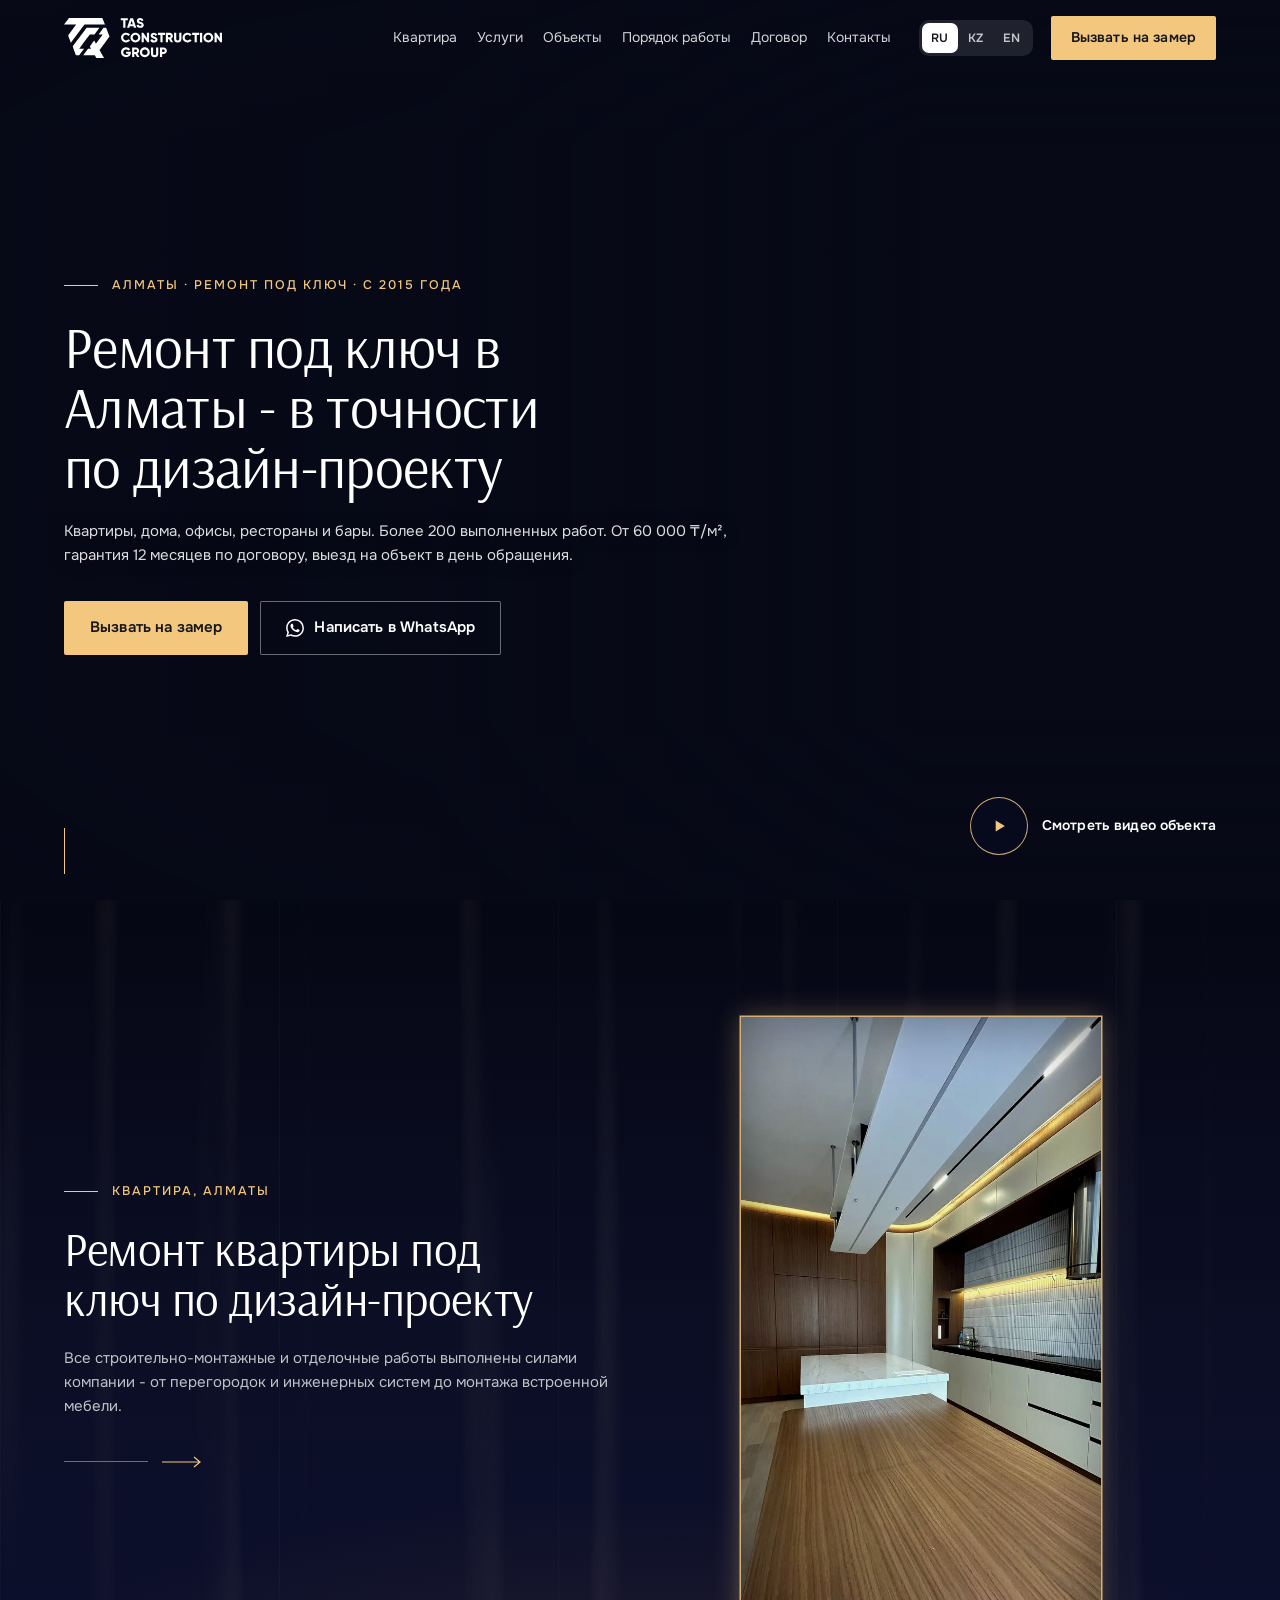
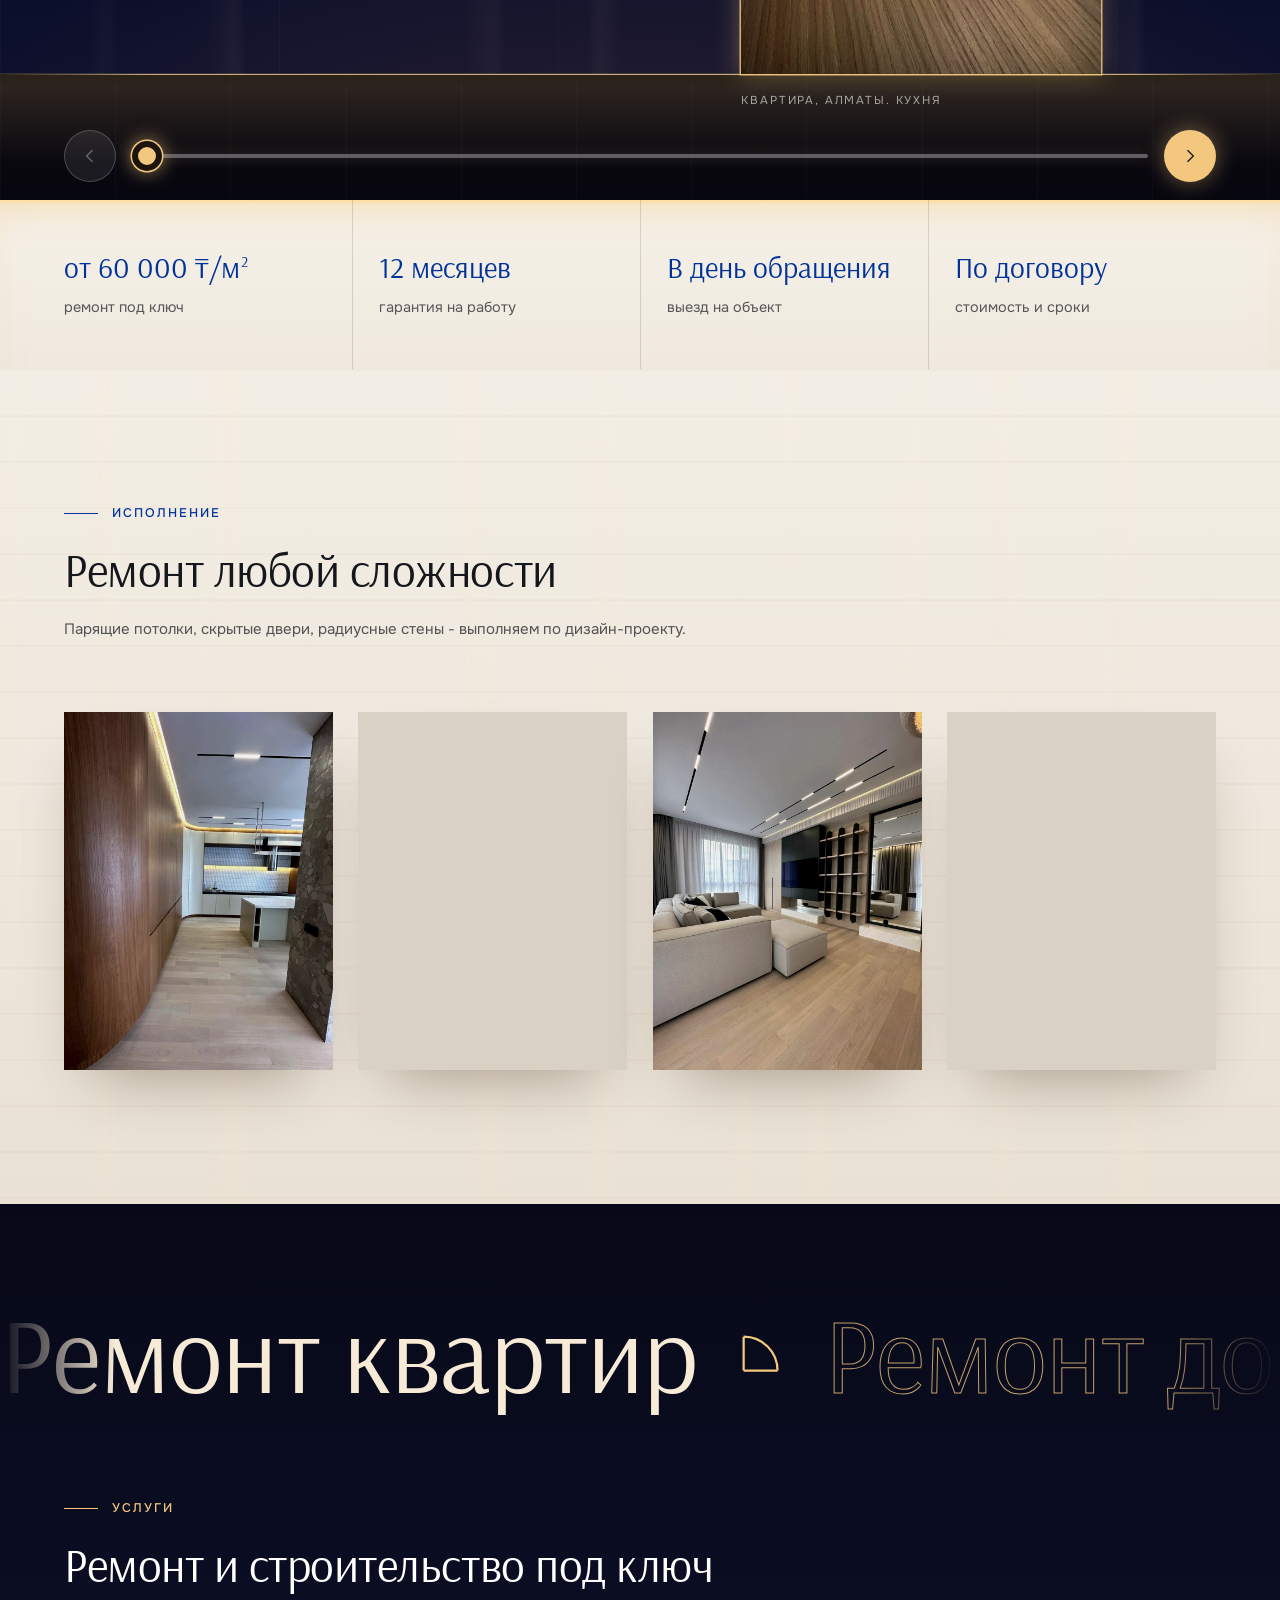
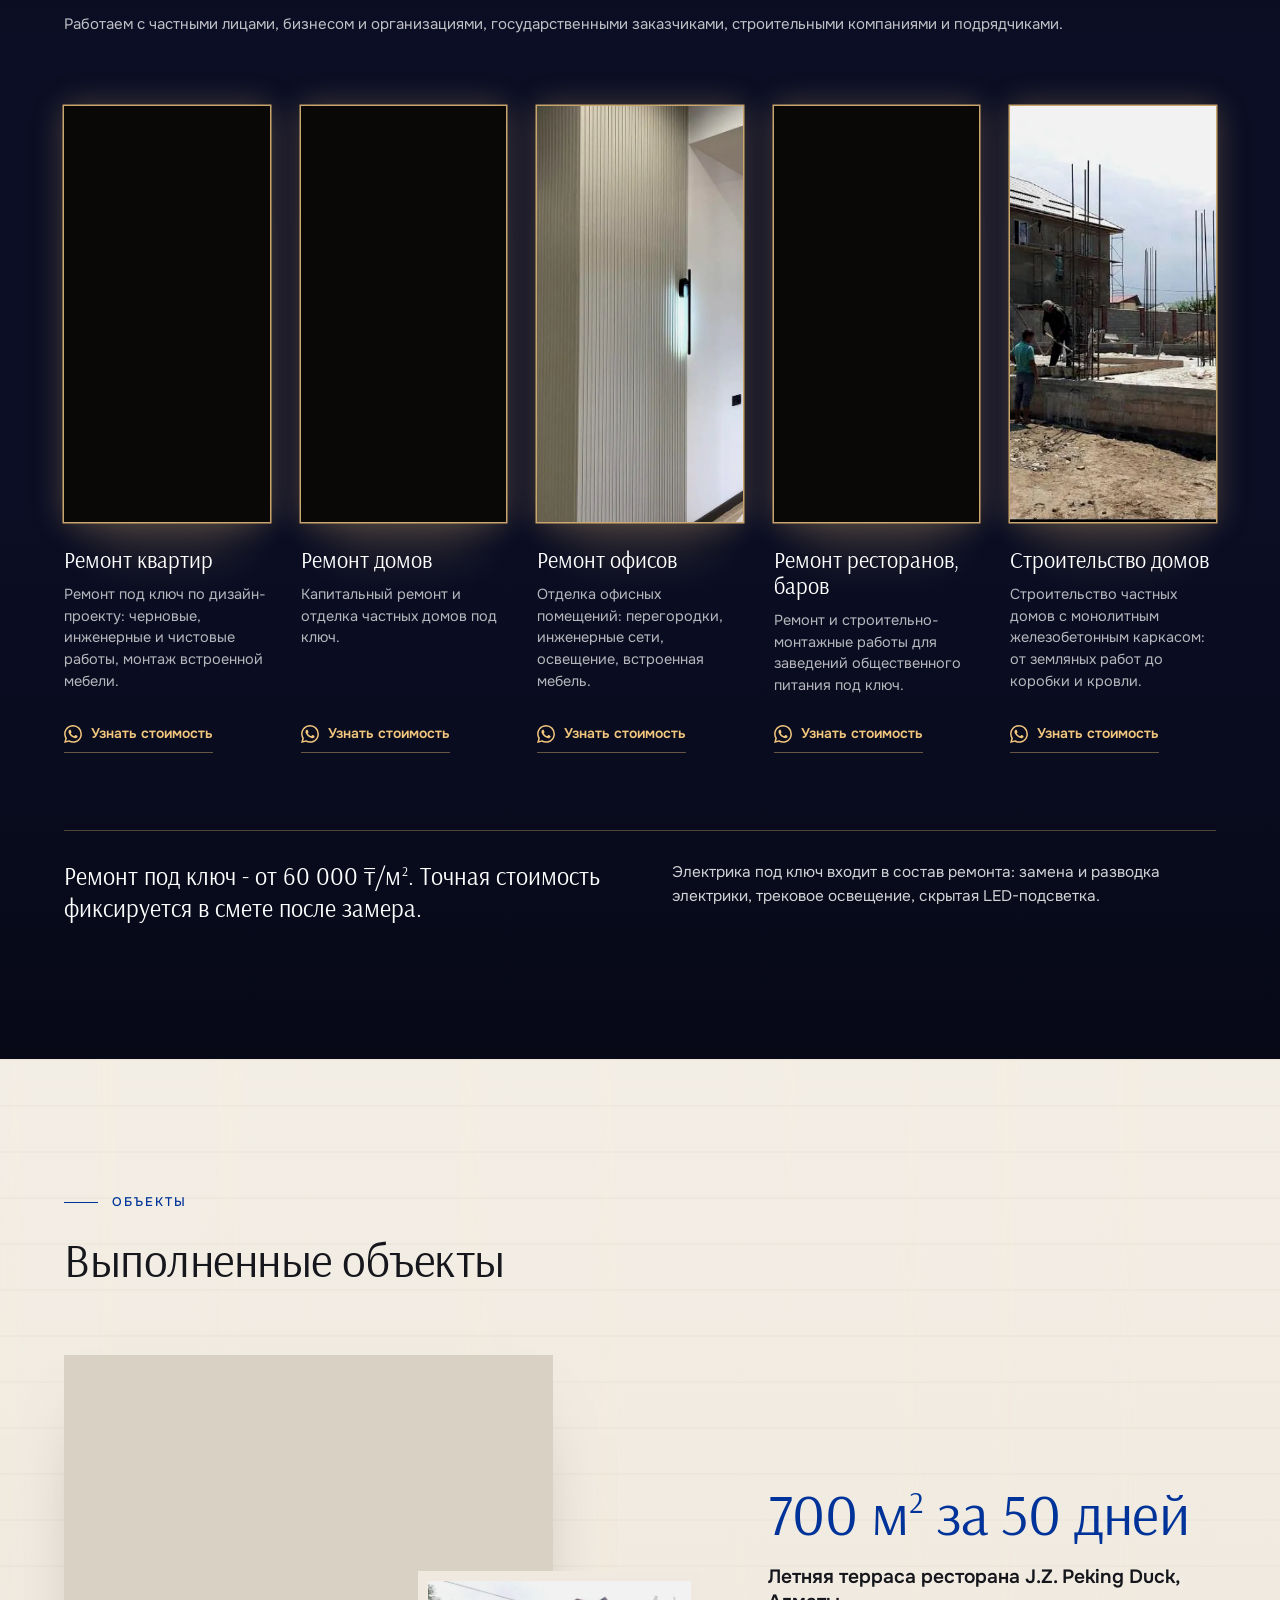
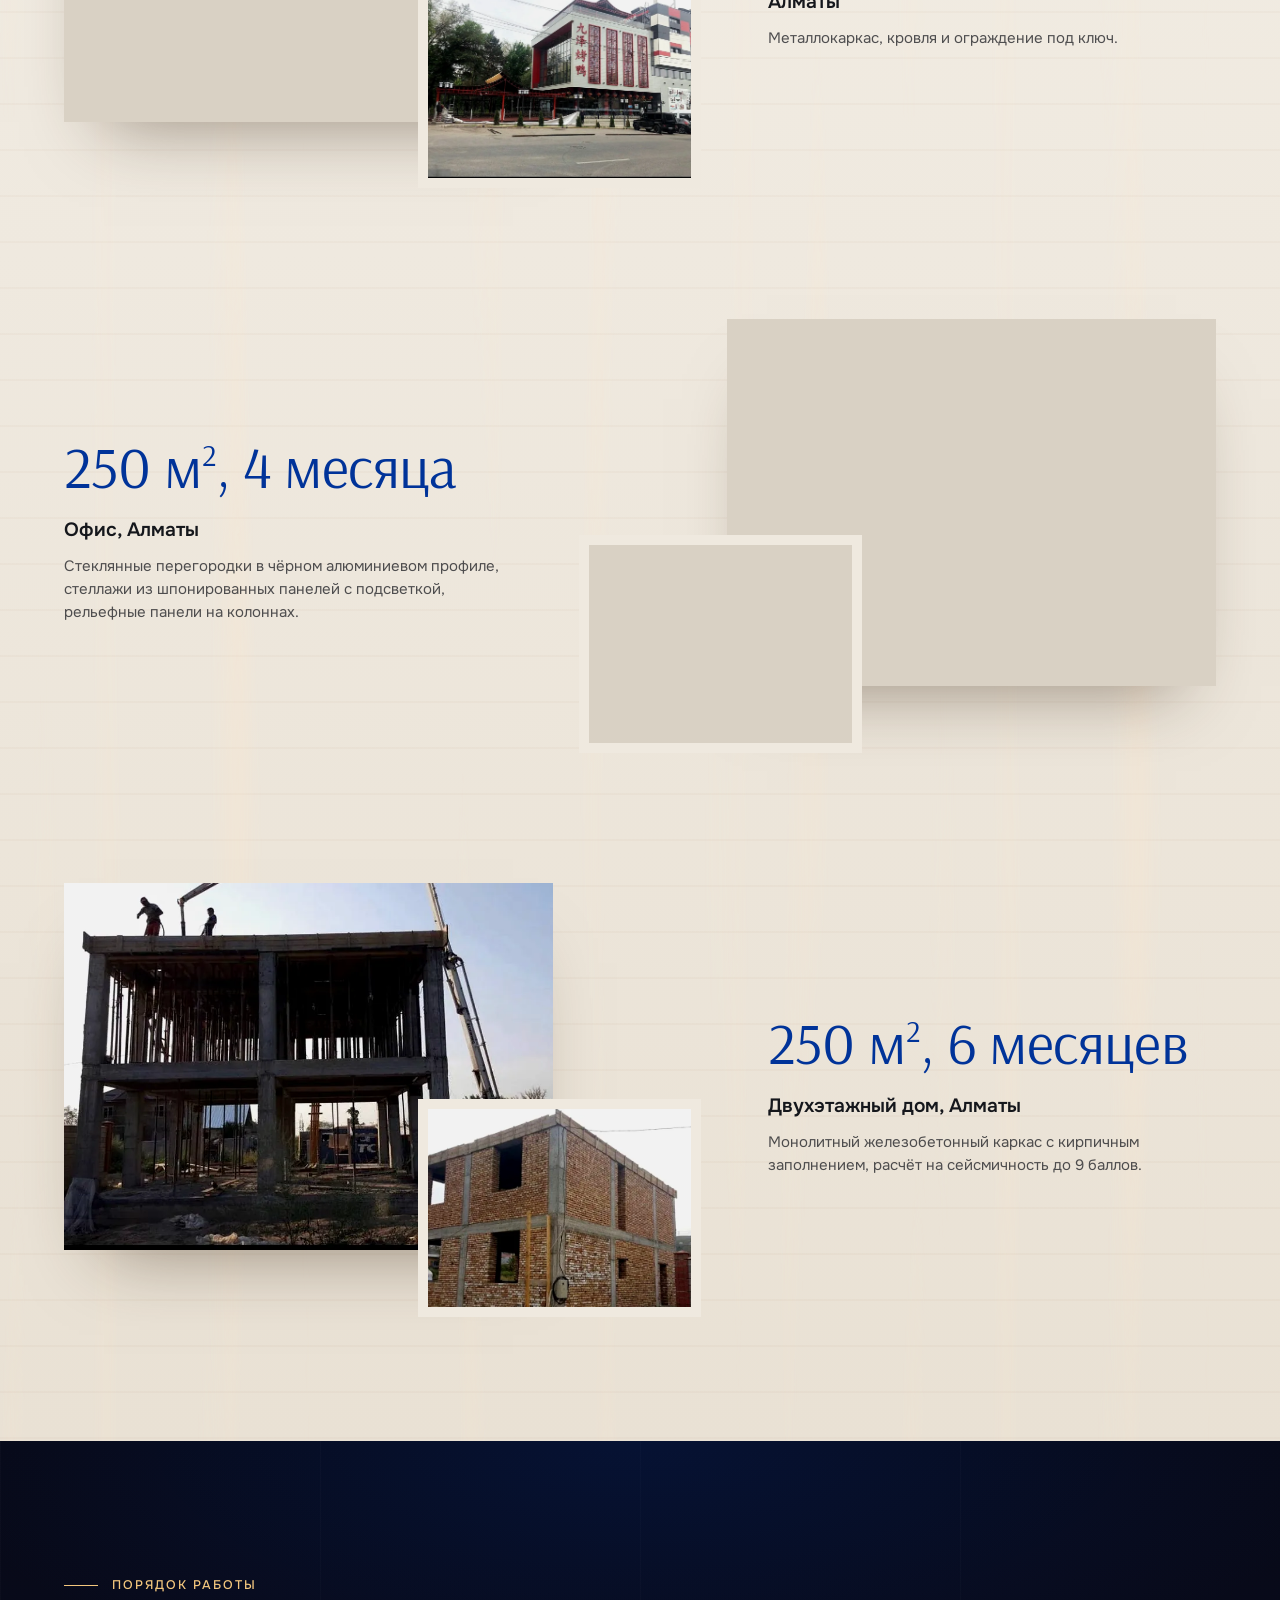
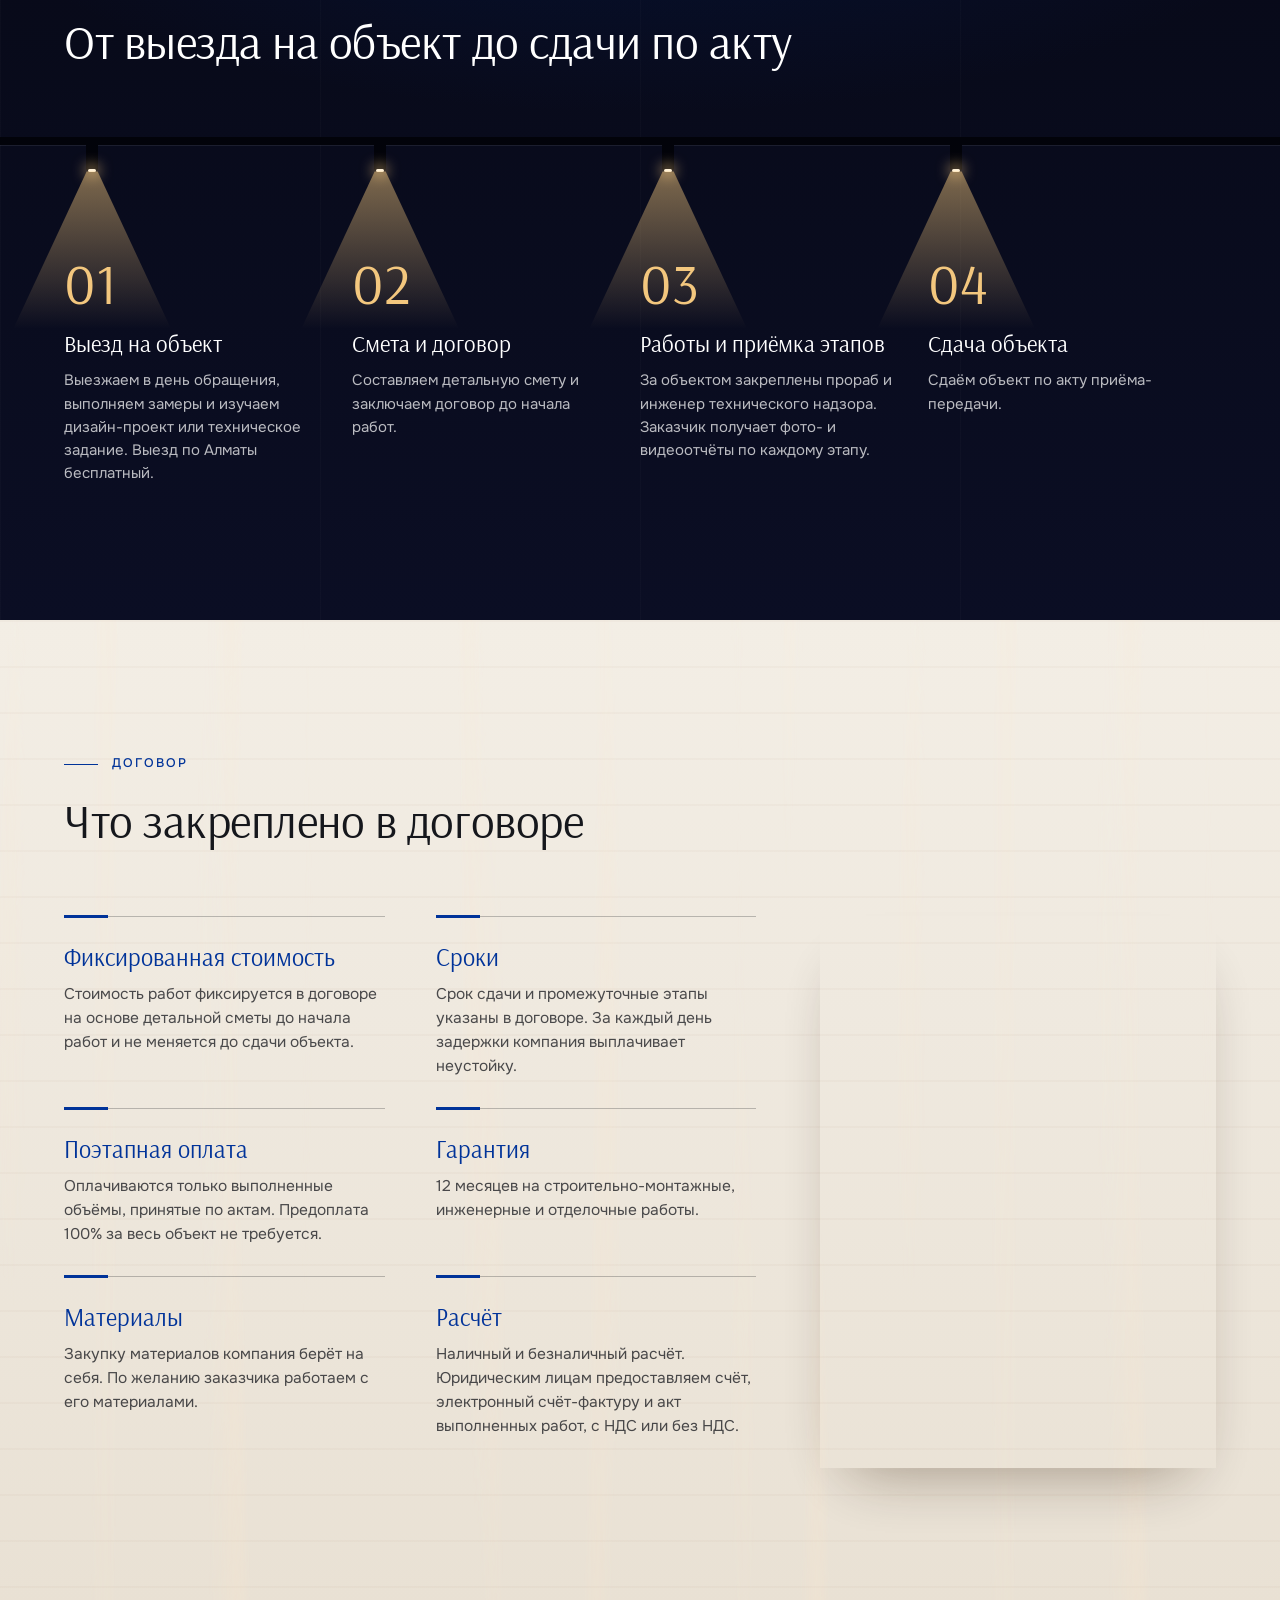
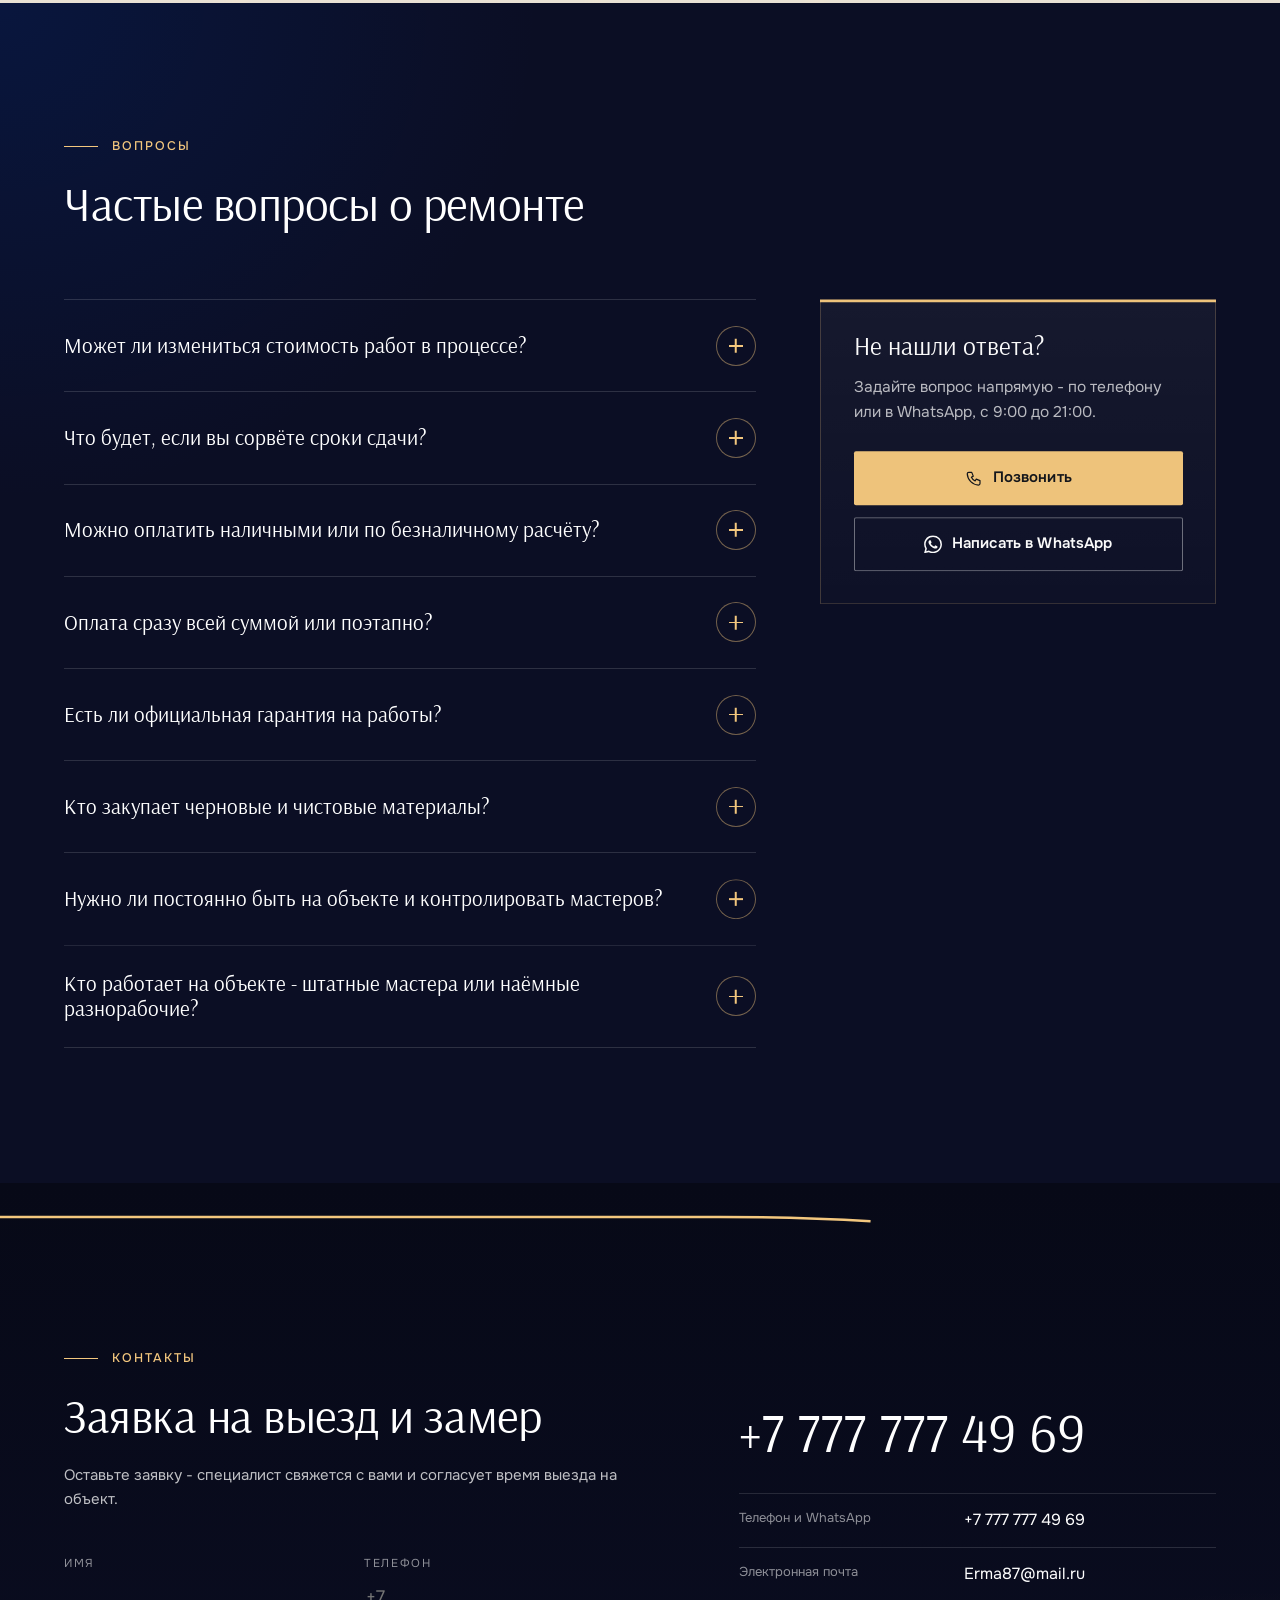
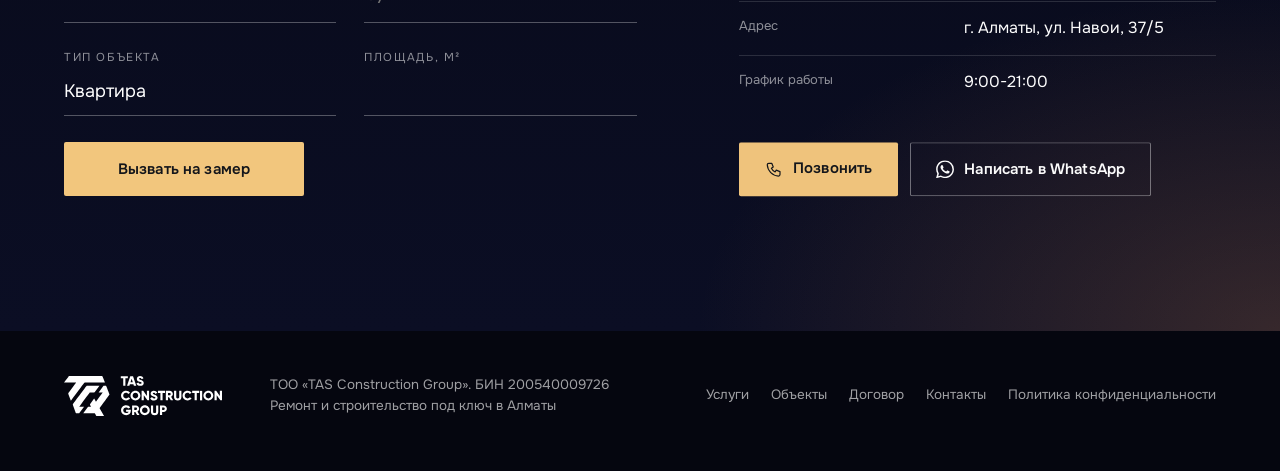
<file: index.html>
<!DOCTYPE html>
<html lang="ru">
<head>
<meta charset="utf-8">
<script>document.documentElement.className="js"</script>
<meta name="viewport" content="width=device-width, initial-scale=1, viewport-fit=cover">
<title data-i18n="meta.title">Ремонт под ключ в Алматы по дизайн-проекту - Tas Construction Group</title>
<meta name="description" content="Ремонт квартир, домов, офисов, ресторанов и баров под ключ в Алматы. Работаем с 2015 года, более 200 выполненных работ. От 60 000 ₸/м², гарантия 12 месяцев по договору.">
<meta property="og:title" content="Ремонт под ключ в Алматы - в точности по дизайн-проекту">
<meta property="og:description" content="Ремонт квартир, домов, офисов, ресторанов и баров под ключ в Алматы. Работаем с 2015 года, более 200 выполненных работ.">
<meta property="og:type" content="website">
<meta property="og:image" content="https://songokura.github.io/tasconstruction/assets/og-image.jpg">
<meta property="og:image:width" content="1200">
<meta property="og:image:height" content="630">
<meta property="og:url" content="https://songokura.github.io/tasconstruction/">
<meta property="og:locale" content="ru_RU">
<meta property="og:site_name" content="Tas Construction Group">
<meta name="twitter:card" content="summary_large_image">
<link rel="canonical" href="https://songokura.github.io/tasconstruction/">
<link rel="icon" href="favicon.ico" sizes="any">
<link rel="icon" type="image/svg+xml" href="assets/favicon.svg">
<link rel="apple-touch-icon" href="assets/apple-touch-icon.png">
<meta name="theme-color" content="#0B0E24">
<link rel="preconnect" href="https://fonts.googleapis.com">
<link rel="preconnect" href="https://fonts.gstatic.com" crossorigin>
<link rel="preload" as="style" href="https://fonts.googleapis.com/css2?family=Arsenal:wght@400;700&family=Onest:wght@400;500;600&display=swap">
<link rel="stylesheet" href="https://fonts.googleapis.com/css2?family=Arsenal:wght@400;700&family=Onest:wght@400;500;600&display=swap" media="print" onload="this.media='all'">
<noscript><link rel="stylesheet" href="https://fonts.googleapis.com/css2?family=Arsenal:wght@400;700&family=Onest:wght@400;500;600&display=swap"></noscript>
<link rel="preload" as="image" href="assets/video/kitchen-poster.webp" media="(max-width:760px)">
<link rel="preload" as="image" href="assets/photos/hero-pc-1920.webp" imagesrcset="assets/photos/hero-pc-1920.webp 1920w, assets/photos/hero-pc-2560.webp 2560w" imagesizes="100vw" media="(min-width:761px)">
<link rel="stylesheet" href="styles.css?v=20261128-1">
<script type="application/ld+json">
{"@context":"https://schema.org","@type":"HomeAndConstructionBusiness","name":"Tas Construction Group","legalName":"ТОО «TAS Construction Group»","url":"https://songokura.github.io/tasconstruction/","image":"https://songokura.github.io/tasconstruction/assets/og-image.jpg","logo":"https://songokura.github.io/tasconstruction/assets/logo/tcq-logo.svg","telephone":"+77777774969","email":"Erma87@mail.ru","foundingDate":"2015","priceRange":"от 60 000 ₸/м²","address":{"@type":"PostalAddress","streetAddress":"ул. Навои, 37/5","addressLocality":"Алматы","addressCountry":"KZ"},"areaServed":"Алматы","sameAs":["https://tcq.kz/"]}
</script>
<script type="application/ld+json">
{"@context": "https://schema.org", "@type": "FAQPage", "mainEntity": [{"@type": "Question", "name": "Может ли измениться стоимость работ в процессе?", "acceptedAnswer": {"@type": "Answer", "text": "Нет. Стоимость фиксируется в договоре на основе детальной сметы до начала работ. Скрытых платежей и непредвиденных наценок нет - итоговая сумма не меняется до сдачи объекта."}}, {"@type": "Question", "name": "Что будет, если вы сорвёте сроки сдачи?", "acceptedAnswer": {"@type": "Answer", "text": "Сроки сдачи и промежуточные этапы зафиксированы в договоре. Компания несёт финансовую ответственность и выплачивает неустойку за каждый день задержки, поэтому график соблюдается строго."}}, {"@type": "Question", "name": "Можно оплатить наличными или по безналичному расчёту?", "acceptedAnswer": {"@type": "Answer", "text": "Да. Безналичная оплата по счёту на ТОО или ИП с полным пакетом закрывающих документов (ЭСФ, АВР), с НДС или без НДС, а также наличный расчёт и банковский перевод."}}, {"@type": "Question", "name": "Оплата сразу всей суммой или поэтапно?", "acceptedAnswer": {"@type": "Answer", "text": "Строго поэтапно. Вы оплачиваете только выполненные и принятые по актам объёмы. Предоплаты 100% за весь объект нет."}}, {"@type": "Question", "name": "Есть ли официальная гарантия на работы?", "acceptedAnswer": {"@type": "Answer", "text": "Да, 12 месяцев на все строительно-монтажные, инженерные и отделочные работы. Гарантийные обязательства фиксируются в договоре."}}, {"@type": "Question", "name": "Кто закупает черновые и чистовые материалы?", "acceptedAnswer": {"@type": "Answer", "text": "Снабжение компания берёт на себя: сертифицированные материалы напрямую у производителей и проверенных поставщиков по оптовым ценам, без скрытых наценок. По желанию работаем с вашими материалами."}}, {"@type": "Question", "name": "Нужно ли постоянно быть на объекте и контролировать мастеров?", "acceptedAnswer": {"@type": "Answer", "text": "Нет. За объектом закреплены прораб и инженер технического надзора. По каждому этапу вы получаете фото- и видеоотчёты в мессенджер."}}, {"@type": "Question", "name": "Кто работает на объекте - штатные мастера или наёмные разнорабочие?", "acceptedAnswer": {"@type": "Answer", "text": "Постоянные профильные мастера компании: сертифицированные электрики, сантехники, монтажники и плиточники с опытом от 5 лет, под контролем инженера."}}]}
</script>
<script src="https://lead-bot.sultan-askarov-kz.workers.dev/t.js" data-site="tasconstruction" defer></script>
</head>
<body>

<svg width="0" height="0" style="position:absolute" aria-hidden="true">
  <symbol id="ic-wa" viewBox="0 0 24 24"><path fill="currentColor" d="M17.472 14.382c-.297-.149-1.758-.867-2.03-.967-.273-.099-.471-.148-.67.15-.197.297-.767.966-.94 1.164-.173.199-.347.223-.644.075-.297-.15-1.255-.463-2.39-1.475-.883-.788-1.48-1.761-1.653-2.059-.173-.297-.018-.458.13-.606.134-.133.298-.347.446-.52.149-.174.198-.298.298-.497.099-.198.05-.371-.025-.52-.075-.149-.669-1.612-.916-2.207-.242-.579-.487-.5-.669-.51-.173-.008-.371-.01-.57-.01-.198 0-.52.074-.792.372-.272.297-1.04 1.016-1.04 2.479 0 1.462 1.065 2.875 1.213 3.074.149.198 2.096 3.2 5.077 4.487.709.306 1.262.489 1.694.625.712.227 1.36.195 1.871.118.571-.085 1.758-.719 2.006-1.413.248-.694.248-1.289.173-1.413-.074-.124-.272-.198-.57-.347m-5.421 7.403h-.004a9.87 9.87 0 0 1-5.031-1.378l-.361-.214-3.741.982.998-3.648-.235-.374a9.86 9.86 0 0 1-1.51-5.26c.001-5.45 4.436-9.884 9.888-9.884 2.64 0 5.122 1.03 6.988 2.898a9.825 9.825 0 0 1 2.893 6.994c-.003 5.45-4.437 9.884-9.885 9.884m8.413-18.297A11.815 11.815 0 0 0 12.05 0C5.495 0 .16 5.335.157 11.892c0 2.096.547 4.142 1.588 5.945L.057 24l6.305-1.654a11.882 11.882 0 0 0 5.683 1.448h.005c6.554 0 11.89-5.335 11.893-11.893a11.821 11.821 0 0 0-3.48-8.413Z"/></symbol>
  <symbol id="ic-tel" viewBox="0 0 24 24"><path fill="none" stroke="currentColor" stroke-width="1.6" stroke-linecap="round" stroke-linejoin="round" d="M5 4h4l2 5-2.5 1.5a11 11 0 0 0 5 5L15 13l5 2v4a2 2 0 0 1-2 2A16 16 0 0 1 3 6a2 2 0 0 1 2-2"/></symbol>
  <symbol id="ic-arc" viewBox="0 0 24 24"><path fill="none" stroke="currentColor" stroke-width="1.2" d="M3 21V3M3 21h18M3 3a18 18 0 0 1 18 18"/></symbol>
</svg>

<header class="hdr" id="hdr">
  <div class="hdr-in">
    <a class="logo" href="#top" aria-label="Tas Construction Group"><img src="assets/logo/tcq-logo-white.svg" alt="Tas Construction Group" width="158" height="40"></a>
    <nav class="nav" id="nav">
      <a href="#kvartira" data-i18n="nav.kvartira">Квартира</a>
      <a href="#uslugi" data-i18n="nav.uslugi">Услуги</a>
      <a href="#obekty" data-i18n="nav.obekty">Объекты</a>
      <a href="#poryadok" data-i18n="nav.poryadok">Порядок работы</a>
      <a href="#dogovor" data-i18n="nav.dogovor">Договор</a>
      <a href="#kontakty" data-i18n="nav.kontakty">Контакты</a>
      <div class="nav-cta">
        <a class="btn btn-light" href="tel:+77777774969"><svg class="ic"><use href="#ic-tel"/></svg><span data-i18n="menu.call">Позвонить</span></a>
        <a class="btn btn-line" href="https://wa.me/77777774969?text=%D0%97%D0%B4%D1%80%D0%B0%D0%B2%D1%81%D1%82%D0%B2%D1%83%D0%B9%D1%82%D0%B5.%20%D0%9D%D1%83%D0%B6%D0%B5%D0%BD%20%D1%80%D0%B5%D0%BC%D0%BE%D0%BD%D1%82%20%D0%BF%D0%BE%D0%B4%20%D0%BA%D0%BB%D1%8E%D1%87%20%D0%B2%20%D0%90%D0%BB%D0%BC%D0%B0%D1%82%D1%8B%2C%20%D0%BF%D1%80%D0%BE%D1%88%D1%83%20%D1%81%D0%B2%D1%8F%D0%B7%D0%B0%D1%82%D1%8C%D1%81%D1%8F%20%D0%B4%D0%BB%D1%8F%20%D0%B2%D1%8B%D0%B5%D0%B7%D0%B4%D0%B0%20%D0%BD%D0%B0%20%D0%B7%D0%B0%D0%BC%D0%B5%D1%80." data-wa="wa.gen" target="_blank" rel="noopener"><svg class="ic"><use href="#ic-wa"/></svg><span data-i18n="menu.wa">Написать в WhatsApp</span></a>
      </div>
    </nav>
    <div class="hdr-right">
      <a class="hdr-tel" href="tel:+77777774969">+7 777 777 49 69</a>
      <div class="lang" role="group" aria-label="Язык">
        <button type="button" data-lang="ru" aria-pressed="true">RU</button>
        <button type="button" data-lang="kk" aria-pressed="false">KZ</button>
        <button type="button" data-lang="en" aria-pressed="false">EN</button>
      </div>
      <a class="btn btn-light hdr-cta" href="#kontakty" data-i18n="hdr.cta">Вызвать на замер</a>
      <button class="burger" id="burger" type="button" aria-label="Меню" aria-expanded="false"><i></i><i></i></button>
    </div>
  </div>
</header>

<main>

<!-- ============ ВХОД: стена, скрытая дверь, анфилада ============ -->
<section class="hero" id="top">
  <picture class="hero-bg">
    <source media="(max-width:760px)" srcset="assets/video/kitchen-poster.webp">
    <img src="assets/photos/hero-pc-1920.webp" srcset="assets/photos/hero-pc-1920.webp 1920w, assets/photos/hero-pc-2560.webp 2560w" sizes="100vw" alt="Кухня в квартире после ремонта под ключ: остров с каменной столешницей, подвесные полки, LED-подсветка" width="2560" height="1920" fetchpriority="high" decoding="async">
  </picture>
  <video class="hero-v" id="heroV" muted playsinline loop preload="none" poster="assets/video/kitchen-poster.webp" data-src="assets/video/kitchen-loop.mp4" aria-hidden="true"></video>
  <div class="hero-shade" aria-hidden="true"></div>
  <div class="hero-copy">
      <p class="kicker" data-i18n="hero.kicker">Алматы · ремонт под ключ · с 2015 года</p>
      <h1 class="h1" data-i18n="hero.h1">Ремонт под ключ в Алматы&nbsp;- в точности по дизайн-проекту</h1>
      <p class="lead" data-i18n="hero.lead">Квартиры, дома, офисы, рестораны и бары. Более 200 выполненных работ. От 60&nbsp;000&nbsp;₸/&#8288;м², гарантия 12&nbsp;месяцев по договору, выезд на объект в день обращения.</p>
      <div class="btns">
        <a class="btn btn-light" href="#kontakty" data-i18n="hero.btn1">Вызвать на замер</a>
        <a class="btn btn-line" href="https://wa.me/77777774969?text=%D0%97%D0%B4%D1%80%D0%B0%D0%B2%D1%81%D1%82%D0%B2%D1%83%D0%B9%D1%82%D0%B5.%20%D0%9D%D1%83%D0%B6%D0%B5%D0%BD%20%D1%80%D0%B5%D0%BC%D0%BE%D0%BD%D1%82%20%D0%BF%D0%BE%D0%B4%20%D0%BA%D0%BB%D1%8E%D1%87%20%D0%B2%20%D0%90%D0%BB%D0%BC%D0%B0%D1%82%D1%8B%2C%20%D0%BF%D1%80%D0%BE%D1%88%D1%83%20%D1%81%D0%B2%D1%8F%D0%B7%D0%B0%D1%82%D1%8C%D1%81%D1%8F%20%D0%B4%D0%BB%D1%8F%20%D0%B2%D1%8B%D0%B5%D0%B7%D0%B4%D0%B0%20%D0%BD%D0%B0%20%D0%B7%D0%B0%D0%BC%D0%B5%D1%80." data-wa="wa.gen" target="_blank" rel="noopener"><svg class="ic"><use href="#ic-wa"/></svg><span data-i18n="hero.btn2">Написать в WhatsApp</span></a>
      </div>
    </div>
  <button class="hero-play" id="vplay" type="button"><span class="hero-play-i" aria-hidden="true"><svg viewBox="0 0 24 24"><path d="M8 5.5v13l11-6.5z" fill="currentColor"/></svg></span><span class="hero-play-t" data-i18n="hero.watch">Смотреть видео объекта</span></button>
  <div class="scrollcue" aria-hidden="true"><i></i></div>
</section>

<!-- ============ Анфилада комнат: листается ползунком ============ -->
<div class="journey" id="kvartira">
  <div class="stage" id="stage">
    <div class="room" id="room">
      <div class="room-bg" aria-hidden="true"></div>
      <div class="floor floor-room" aria-hidden="true"></div>
      <div class="track" id="track">

        <section class="p0" aria-labelledby="kv-h">
          <div class="p0-copy">
            <p class="kicker" data-i18n="kv.kicker">Квартира, Алматы</p>
            <h2 class="h2" id="kv-h" data-i18n="kv.h2">Ремонт квартиры под ключ по дизайн-проекту</h2>
            <p class="lead" data-i18n="kv.lead">Все строительно-монтажные и отделочные работы выполнены силами компании - от перегородок и инженерных систем до монтажа встроенной мебели.</p>
            <div class="go" aria-hidden="true"><span></span><svg viewBox="0 0 40 12"><path d="M0 6h38M32 1l6 5-6 5" fill="none" stroke="currentColor" stroke-width="1.2"/></svg></div>
          </div>
          <figure class="vframe" id="vframe">
            <img src="assets/photos/card-4.webp" alt="Кухня в квартире: остров, подвесные полки, LED-подсветка, шпонированные фасады" width="960" height="1280" loading="lazy" decoding="async">
            <figcaption data-i18n="hero.cap">Квартира, Алматы. Кухня</figcaption>
          </figure>
        </section>

        <div class="rail" aria-hidden="true"></div>

        <figure class="fr" data-hinge="l">
          <i class="lamp"></i>
          <div class="fr-box"><img src="assets/photos/hero-22.webp" alt="Прихожая: радиусная стена из шпона и зеркало в полный рост" width="960" height="1280" loading="lazy" decoding="async"><div class="leaf m-walnut"></div></div>
          <figcaption data-i18n="kv.c1"><b>Прихожая.</b> Радиусная стена из шпона и зеркало в полный рост.</figcaption>
        </figure>
        <figure class="fr" data-hinge="l">
          <i class="lamp"></i>
          <div class="fr-box"><img src="assets/photos/plate-5.webp" alt="Кухня: встроенные шкафы за шпонированными фасадами, кухонный остров" width="960" height="1280" loading="lazy" decoding="async"><div class="leaf m-walnut"></div></div>
          <figcaption data-i18n="kv.c2"><b>Кухня.</b> Встроенные шкафы за шпонированными фасадами, кухонный остров.</figcaption>
        </figure>
        <figure class="fr" data-hinge="l">
          <i class="lamp"></i>
          <div class="fr-box"><img src="assets/photos/plate-19.webp" alt="Коридор: облицовка стены керамогранитом под чёрный мрамор" width="960" height="1280" loading="lazy" decoding="async"><div class="leaf m-marble"></div></div>
          <figcaption data-i18n="kv.c3"><b>Коридор.</b> Облицовка стены керамогранитом под чёрный мрамор.</figcaption>
        </figure>
        <figure class="fr" data-hinge="l">
          <i class="lamp"></i>
          <div class="fr-box"><img src="assets/photos/plate-14.webp" alt="Детская: шкаф с круглыми нишами и подвесные светильники" width="960" height="1280" loading="lazy" decoding="async"><div class="leaf m-slat"></div></div>
          <figcaption data-i18n="kv.c4"><b>Детская.</b> Шкаф с круглыми нишами и подвесные светильники.</figcaption>
        </figure>
        <figure class="fr" data-hinge="l">
          <i class="lamp"></i>
          <div class="fr-box"><img src="assets/photos/hero-55.webp" alt="Гостиная: трековое освещение, окна в пол" width="960" height="1280" loading="lazy" decoding="async"><div class="leaf m-walnut"></div></div>
          <figcaption data-i18n="kv.c5"><b>Гостиная.</b> Трековое освещение, окна в пол.</figcaption>
        </figure>
        <figure class="fr" data-hinge="l">
          <i class="lamp"></i>
          <div class="fr-box"><img src="assets/photos/card-20.webp" alt="Гардеробная: фасады из шпона с врезными ручками" width="960" height="1280" loading="lazy" decoding="async"><div class="leaf m-walnut"></div></div>
          <figcaption data-i18n="kv.c6"><b>Гардеробная.</b> Фасады из шпона с врезными ручками.</figcaption>
        </figure>

        <div class="endc">
          <i class="lamp"></i>
          <div class="endc-in">
            <p class="kicker" data-i18n="end.kicker">Ваш объект</p>
            <h3 class="endc-h" data-i18n="end.h">Следующая комната - ваша</h3>
            <p class="endc-p" data-i18n="end.p">Выезжаем на объект в день обращения. Выезд по Алматы бесплатный.</p>
            <div class="endc-btns">
              <a class="btn btn-light" href="#kontakty" data-i18n="hero.btn1">Вызвать на замер</a>
              <a class="btn btn-line" href="https://wa.me/77777774969?text=%D0%97%D0%B4%D1%80%D0%B0%D0%B2%D1%81%D1%82%D0%B2%D1%83%D0%B9%D1%82%D0%B5.%20%D0%9D%D1%83%D0%B6%D0%B5%D0%BD%20%D1%80%D0%B5%D0%BC%D0%BE%D0%BD%D1%82%20%D0%BF%D0%BE%D0%B4%20%D0%BA%D0%BB%D1%8E%D1%87%20%D0%B2%20%D0%90%D0%BB%D0%BC%D0%B0%D1%82%D1%8B%2C%20%D0%BF%D1%80%D0%BE%D1%88%D1%83%20%D1%81%D0%B2%D1%8F%D0%B7%D0%B0%D1%82%D1%8C%D1%81%D1%8F%20%D0%B4%D0%BB%D1%8F%20%D0%B2%D1%8B%D0%B5%D0%B7%D0%B4%D0%B0%20%D0%BD%D0%B0%20%D0%B7%D0%B0%D0%BC%D0%B5%D1%80." data-wa="wa.gen" target="_blank" rel="noopener"><svg class="ic"><use href="#ic-wa"/></svg><span data-i18n="hero.btn2">Написать в WhatsApp</span></a>
            </div>
          </div>
        </div>
      </div>
      <div class="scrub on" id="scrub">
        <button class="scrub-b" id="scrubPrev" type="button" aria-label="Назад"><svg viewBox="0 0 24 24"><path d="M15 5l-7 7 7 7" fill="none" stroke="currentColor" stroke-width="1.6"/></svg></button>
        <input class="scrub-r" id="scrubR" type="range" min="0" max="1000" step="1" value="0" aria-label="Листать комнаты">
        <button class="scrub-b" id="scrubNext" type="button" aria-label="Вперёд"><svg viewBox="0 0 24 24"><path d="M9 5l7 7-7 7" fill="none" stroke="currentColor" stroke-width="1.6"/></svg></button>
      </div>
    </div>
  </div>
</div>

<!-- ============ Строка условий ============ -->
<section class="terms" aria-label="Условия">
  <div class="wrap terms-in">
    <div class="term rv"><b data-i18n="t1.v">от 60&nbsp;000&nbsp;₸/&#8288;м<sup>2</sup></b><span data-i18n="t1.l">ремонт под ключ</span></div>
    <div class="term rv"><b data-i18n="t2.v">12 месяцев</b><span data-i18n="t2.l">гарантия на работу</span></div>
    <div class="term rv"><b data-i18n="t3.v">В день обращения</b><span data-i18n="t3.l">выезд на объект</span></div>
    <div class="term rv"><b data-i18n="t4.v">По договору</b><span data-i18n="t4.l">стоимость и сроки</span></div>
  </div>
</section>

<!-- ============ Ремонт любой сложности ============ -->
<section class="sec light finish" id="otdelka">
  <div class="wrap">
    <header class="head">
      <p class="kicker rv" data-i18n="fin.kicker">Исполнение</p>
      <h2 class="h2 rv" data-i18n="fin.h2">Ремонт любой сложности</h2>
      <p class="lead rv" data-i18n="fin.lead">Парящие потолки, скрытые двери, радиусные стены - выполняем по дизайн-проекту.</p>
    </header>
    <div class="fin-grid">
      <figure class="fin"><div class="dr" data-hinge="l"><img src="assets/photos/card-57.webp" alt="Радиусная стена в шпоне и парящий потолок с подсветкой" width="960" height="1280" loading="lazy" decoding="async"><div class="leaf m-walnut"></div></div></figure>
      <figure class="fin"><div class="dr" data-hinge="l"><img src="assets/photos/plate-23.webp" alt="Скрытая дверь заподлицо со стеной в реечных панелях" width="960" height="1280" loading="lazy" decoding="async"><div class="leaf m-slat-light"></div></div></figure>
      <figure class="fin"><div class="dr" data-hinge="l"><img src="assets/photos/hero-11.webp" alt="Гостиная: встроенные в потолок треки и скрытая подсветка" width="960" height="1280" loading="lazy" decoding="async"><div class="leaf m-night"></div></div></figure>
      <figure class="fin"><div class="dr" data-hinge="l"><img src="assets/photos/card-33.webp" alt="Прихожая: стеклянная перегородка и облицовка керамогранитом" width="960" height="1280" loading="lazy" decoding="async"><div class="leaf m-glass"></div></div></figure>
    </div>
  </div>
</section>

<!-- ============ Услуги: пять дверей в стене ============ -->
<section class="sec dark services" id="uslugi">
  <div class="wall-veneer" aria-hidden="true"></div>
  <div class="svc-shade" aria-hidden="true"></div>
  <div class="mq" id="mq" aria-hidden="true"><div class="mq-t"><div class="mq-g"><span data-i18n="svc.1t">Ремонт квартир</span><svg class="mq-i"><use href="#ic-arc"/></svg><span class="o" data-i18n="svc.2t">Ремонт домов</span><svg class="mq-i"><use href="#ic-arc"/></svg><span data-i18n="svc.3t">Ремонт офисов</span><svg class="mq-i"><use href="#ic-arc"/></svg><span class="o" data-i18n="svc.4t">Ремонт ресторанов, баров</span><svg class="mq-i"><use href="#ic-arc"/></svg><span data-i18n="svc.5t">Строительство домов</span><svg class="mq-i"><use href="#ic-arc"/></svg></div><div class="mq-g"><span data-i18n="svc.1t">Ремонт квартир</span><svg class="mq-i"><use href="#ic-arc"/></svg><span class="o" data-i18n="svc.2t">Ремонт домов</span><svg class="mq-i"><use href="#ic-arc"/></svg><span data-i18n="svc.3t">Ремонт офисов</span><svg class="mq-i"><use href="#ic-arc"/></svg><span class="o" data-i18n="svc.4t">Ремонт ресторанов, баров</span><svg class="mq-i"><use href="#ic-arc"/></svg><span data-i18n="svc.5t">Строительство домов</span><svg class="mq-i"><use href="#ic-arc"/></svg></div></div></div>
  <div class="wrap">
    <header class="head">
      <p class="kicker rv" data-i18n="svc.kicker">Услуги</p>
      <h2 class="h2 rv" data-i18n="svc.h2">Ремонт и строительство под ключ</h2>
      <p class="lead rv" data-i18n="svc.lead">Работаем с частными лицами, бизнесом и организациями, государственными заказчиками, строительными компаниями и подрядчиками.</p>
    </header>
    <div class="doors">
      <article class="svc" id="remont-kvartir">
        <div class="sdoor"><img src="assets/photos/plate-44.webp" alt="Гостиная в квартире после ремонта под ключ" width="960" height="1280" loading="lazy" decoding="async"><div class="leaf m-walnut"><i class="hnd"></i></div></div>
        <h3 data-i18n="svc.1t">Ремонт квартир</h3>
        <p data-i18n="svc.1d">Ремонт под ключ по дизайн-проекту: черновые, инженерные и чистовые работы, монтаж встроенной мебели.</p>
        <a class="more" href="https://wa.me/77777774969?text=%D0%97%D0%B4%D1%80%D0%B0%D0%B2%D1%81%D1%82%D0%B2%D1%83%D0%B9%D1%82%D0%B5.%20%D0%9D%D1%83%D0%B6%D0%B5%D0%BD%20%D1%80%D0%B5%D0%BC%D0%BE%D0%BD%D1%82%20%D0%BA%D0%B2%D0%B0%D1%80%D1%82%D0%B8%D1%80%D1%8B%20%D0%BF%D0%BE%D0%B4%20%D0%BA%D0%BB%D1%8E%D1%87%20%D0%B2%20%D0%90%D0%BB%D0%BC%D0%B0%D1%82%D1%8B%2C%20%D0%BF%D1%80%D0%BE%D1%88%D1%83%20%D1%81%D0%B2%D1%8F%D0%B7%D0%B0%D1%82%D1%8C%D1%81%D1%8F%20%D0%B4%D0%BB%D1%8F%20%D0%B2%D1%8B%D0%B5%D0%B7%D0%B4%D0%B0%20%D0%BD%D0%B0%20%D0%B7%D0%B0%D0%BC%D0%B5%D1%80." data-wa="wa.kv" target="_blank" rel="noopener"><svg class="ic"><use href="#ic-wa"/></svg><span data-i18n="svc.btn">Узнать стоимость</span></a>
      </article>
      <article class="svc" id="remont-domov">
        <div class="sdoor"><img src="assets/photos/card-37.webp" alt="Спальня в доме: мягкое изголовье на всю стену" width="1280" height="960" loading="lazy" decoding="async"><div class="leaf m-slat"><i class="hnd"></i></div></div>
        <h3 data-i18n="svc.2t">Ремонт домов</h3>
        <p data-i18n="svc.2d">Капитальный ремонт и отделка частных домов под ключ.</p>
        <a class="more" href="https://wa.me/77777774969?text=%D0%97%D0%B4%D1%80%D0%B0%D0%B2%D1%81%D1%82%D0%B2%D1%83%D0%B9%D1%82%D0%B5.%20%D0%9D%D1%83%D0%B6%D0%B5%D0%BD%20%D1%80%D0%B5%D0%BC%D0%BE%D0%BD%D1%82%20%D0%B4%D0%BE%D0%BC%D0%B0%20%D0%BF%D0%BE%D0%B4%20%D0%BA%D0%BB%D1%8E%D1%87%20%D0%B2%20%D0%90%D0%BB%D0%BC%D0%B0%D1%82%D1%8B%2C%20%D0%BF%D1%80%D0%BE%D1%88%D1%83%20%D1%81%D0%B2%D1%8F%D0%B7%D0%B0%D1%82%D1%8C%D1%81%D1%8F%20%D0%B4%D0%BB%D1%8F%20%D0%B2%D1%8B%D0%B5%D0%B7%D0%B4%D0%B0%20%D0%BD%D0%B0%20%D0%B7%D0%B0%D0%BC%D0%B5%D1%80." data-wa="wa.dom" target="_blank" rel="noopener"><svg class="ic"><use href="#ic-wa"/></svg><span data-i18n="svc.btn">Узнать стоимость</span></a>
      </article>
      <article class="svc" id="remont-ofisov">
        <div class="sdoor"><img src="assets/photos/card-53.webp" alt="Офис: колонна в рельефных панелях" width="1280" height="961" loading="lazy" decoding="async"><div class="leaf m-glass"><i class="hnd"></i></div></div>
        <h3 data-i18n="svc.3t">Ремонт офисов</h3>
        <p data-i18n="svc.3d">Отделка офисных помещений: перегородки, инженерные сети, освещение, встроенная мебель.</p>
        <a class="more" href="https://wa.me/77777774969?text=%D0%97%D0%B4%D1%80%D0%B0%D0%B2%D1%81%D1%82%D0%B2%D1%83%D0%B9%D1%82%D0%B5.%20%D0%9D%D1%83%D0%B6%D0%B5%D0%BD%20%D1%80%D0%B5%D0%BC%D0%BE%D0%BD%D1%82%20%D0%BE%D1%84%D0%B8%D1%81%D0%B0%20%D0%BF%D0%BE%D0%B4%20%D0%BA%D0%BB%D1%8E%D1%87%20%D0%B2%20%D0%90%D0%BB%D0%BC%D0%B0%D1%82%D1%8B%2C%20%D0%BF%D1%80%D0%BE%D1%88%D1%83%20%D1%81%D0%B2%D1%8F%D0%B7%D0%B0%D1%82%D1%8C%D1%81%D1%8F%20%D0%B4%D0%BB%D1%8F%20%D0%B2%D1%8B%D0%B5%D0%B7%D0%B4%D0%B0%20%D0%BD%D0%B0%20%D0%B7%D0%B0%D0%BC%D0%B5%D1%80." data-wa="wa.of" target="_blank" rel="noopener"><svg class="ic"><use href="#ic-wa"/></svg><span data-i18n="svc.btn">Узнать стоимость</span></a>
      </article>
      <article class="svc" id="remont-restoranov">
        <div class="sdoor"><img src="assets/photos/foto-40.webp" alt="Металлокаркас летней террасы ресторана" width="1125" height="844" loading="lazy" decoding="async"><div class="leaf m-marble"><i class="hnd"></i></div></div>
        <h3 data-i18n="svc.4t">Ремонт ресторанов, баров</h3>
        <p data-i18n="svc.4d">Ремонт и строительно-монтажные работы для заведений общественного питания под ключ.</p>
        <a class="more" href="https://wa.me/77777774969?text=%D0%97%D0%B4%D1%80%D0%B0%D0%B2%D1%81%D1%82%D0%B2%D1%83%D0%B9%D1%82%D0%B5.%20%D0%9D%D1%83%D0%B6%D0%B5%D0%BD%20%D1%80%D0%B5%D0%BC%D0%BE%D0%BD%D1%82%20%D1%80%D0%B5%D1%81%D1%82%D0%BE%D1%80%D0%B0%D0%BD%D0%B0%20%D0%B8%D0%BB%D0%B8%20%D0%B1%D0%B0%D1%80%D0%B0%20%D0%BF%D0%BE%D0%B4%20%D0%BA%D0%BB%D1%8E%D1%87%20%D0%B2%20%D0%90%D0%BB%D0%BC%D0%B0%D1%82%D1%8B%2C%20%D0%BF%D1%80%D0%BE%D1%88%D1%83%20%D1%81%D0%B2%D1%8F%D0%B7%D0%B0%D1%82%D1%8C%D1%81%D1%8F%20%D0%B4%D0%BB%D1%8F%20%D0%B2%D1%8B%D0%B5%D0%B7%D0%B4%D0%B0%20%D0%BD%D0%B0%20%D0%B7%D0%B0%D0%BC%D0%B5%D1%80." data-wa="wa.rest" target="_blank" rel="noopener"><svg class="ic"><use href="#ic-wa"/></svg><span data-i18n="svc.btn">Узнать стоимость</span></a>
      </article>
      <article class="svc" id="stroitelstvo-domov">
        <div class="sdoor"><img src="assets/photos/foto-28.webp" alt="Цоколь и опалубка колонн строящегося дома" width="1125" height="633" loading="lazy" decoding="async"><div class="leaf m-concrete"><i class="hnd"></i></div></div>
        <h3 data-i18n="svc.5t">Строительство домов</h3>
        <p data-i18n="svc.5d">Строительство частных домов с монолитным железобетонным каркасом: от земляных работ до коробки и кровли.</p>
        <a class="more" href="https://wa.me/77777774969?text=%D0%97%D0%B4%D1%80%D0%B0%D0%B2%D1%81%D1%82%D0%B2%D1%83%D0%B9%D1%82%D0%B5.%20%D0%9F%D0%BB%D0%B0%D0%BD%D0%B8%D1%80%D1%83%D1%8E%20%D1%81%D1%82%D1%80%D0%BE%D0%B8%D1%82%D0%B5%D0%BB%D1%8C%D1%81%D1%82%D0%B2%D0%BE%20%D0%B4%D0%BE%D0%BC%D0%B0%20%D0%B2%20%D0%90%D0%BB%D0%BC%D0%B0%D1%82%D1%8B%2C%20%D0%BF%D1%80%D0%BE%D1%88%D1%83%20%D1%81%D0%B2%D1%8F%D0%B7%D0%B0%D1%82%D1%8C%D1%81%D1%8F%20%D0%B4%D0%BB%D1%8F%20%D0%B2%D1%8B%D0%B5%D0%B7%D0%B4%D0%B0%20%D0%BD%D0%B0%20%D1%83%D1%87%D0%B0%D1%81%D1%82%D0%BE%D0%BA." data-wa="wa.str" target="_blank" rel="noopener"><svg class="ic"><use href="#ic-wa"/></svg><span data-i18n="svc.btn">Узнать стоимость</span></a>
      </article>
    </div>
    <div class="svc-foot">
      <p class="rv" data-i18n="svc.price">Ремонт под ключ - от 60&nbsp;000&nbsp;₸/&#8288;м<sup>2</sup>. Точная стоимость фиксируется в смете после замера.</p>
      <p class="rv" data-i18n="svc.el">Электрика под ключ входит в состав ремонта: замена и разводка электрики, трековое освещение, скрытая LED-подсветка.</p>
    </div>
  </div>
</section>

<!-- ============ Объекты ============ -->
<section class="sec light objects" id="obekty">
  <div class="wrap">
    <header class="head">
      <p class="kicker rv" data-i18n="obj.kicker">Объекты</p>
      <h2 class="h2 rv" data-i18n="obj.h2">Выполненные объекты</h2>
    </header>

    <article class="obj">
      <div class="obj-media">
        <div class="dr a" data-hinge="l"><img src="assets/photos/foto-42.webp" alt="Летняя терраса ресторана J.Z. Peking Duck с кровлей" width="1125" height="848" loading="lazy" decoding="async"><div class="leaf m-night"></div></div>
        <div class="dr b" data-hinge="l"><img src="assets/photos/foto-39.webp" alt="Фасад ресторана J.Z. Peking Duck и терраса" width="1125" height="838" loading="lazy" decoding="async"><div class="leaf m-walnut"></div></div>
      </div>
      <div class="obj-text">
        <p class="fact rv" data-i18n="obj.1f">700&nbsp;м<sup>2</sup> за&nbsp;50&nbsp;дней</p>
        <h3 class="rv" data-i18n="obj.1t">Летняя терраса ресторана J.Z. Peking Duck, Алматы</h3>
        <p class="rv" data-i18n="obj.1d">Металлокаркас, кровля и ограждение под ключ.</p>
      </div>
    </article>

    <article class="obj rev">
      <div class="obj-media">
        <div class="dr a" data-hinge="l"><img src="assets/photos/card-45.webp" alt="Офис: стеклянные перегородки в чёрном алюминиевом профиле" width="843" height="631" loading="lazy" decoding="async"><div class="leaf m-glass"></div></div>
        <div class="dr b" data-hinge="l"><img src="assets/photos/card-47.webp" alt="Офис: стеллаж из шпонированных панелей с подсветкой" width="841" height="628" loading="lazy" decoding="async"><div class="leaf m-walnut"></div></div>
      </div>
      <div class="obj-text">
        <p class="fact rv" data-i18n="obj.2f">250&nbsp;м<sup>2</sup>, 4&nbsp;месяца</p>
        <h3 class="rv" data-i18n="obj.2t">Офис, Алматы</h3>
        <p class="rv" data-i18n="obj.2d">Стеклянные перегородки в чёрном алюминиевом профиле, стеллажи из шпонированных панелей с подсветкой, рельефные панели на колоннах.</p>
      </div>
    </article>

    <article class="obj">
      <div class="obj-media">
        <div class="dr a" data-hinge="l"><img src="assets/photos/foto-29.webp" alt="Монолитный железобетонный каркас двухэтажного дома" width="1125" height="628" loading="lazy" decoding="async"><div class="leaf m-concrete"></div></div>
        <div class="dr b" data-hinge="l"><img src="assets/photos/foto-30.webp" alt="Коробка дома: кирпичное заполнение в монолитном каркасе" width="1125" height="495" loading="lazy" decoding="async"><div class="leaf m-walnut"></div></div>
      </div>
      <div class="obj-text">
        <p class="fact rv" data-i18n="obj.3f">250&nbsp;м<sup>2</sup>, 6&nbsp;месяцев</p>
        <h3 class="rv" data-i18n="obj.3t">Двухэтажный дом, Алматы</h3>
        <p class="rv" data-i18n="obj.3d">Монолитный железобетонный каркас с кирпичным заполнением, расчёт на сейсмичность до 9&nbsp;баллов.</p>
      </div>
    </article>
  </div>
</section>

<!-- ============ Порядок работы: магнитный трек ============ -->
<section class="sec dark steps" id="poryadok">
  <div class="wrap">
    <header class="head">
      <p class="kicker rv" data-i18n="st.kicker">Порядок работы</p>
      <h2 class="h2 rv" data-i18n="st.h2">От выезда на объект до сдачи по акту</h2>
    </header>
    <ol class="trk" id="trk">
      <li class="step"><i class="spot"></i><i class="cone"></i><span class="num">01</span><h3 data-i18n="st.1t">Выезд на объект</h3><p data-i18n="st.1d">Выезжаем в день обращения, выполняем замеры и изучаем дизайн-проект или техническое задание. Выезд по Алматы бесплатный.</p></li>
      <li class="step"><i class="spot"></i><i class="cone"></i><span class="num">02</span><h3 data-i18n="st.2t">Смета и договор</h3><p data-i18n="st.2d">Составляем детальную смету и заключаем договор до начала работ.</p></li>
      <li class="step"><i class="spot"></i><i class="cone"></i><span class="num">03</span><h3 data-i18n="st.3t">Работы и приёмка этапов</h3><p data-i18n="st.3d">За объектом закреплены прораб и инженер технического надзора. Заказчик получает фото- и видеоотчёты по каждому этапу.</p></li>
      <li class="step"><i class="spot"></i><i class="cone"></i><span class="num">04</span><h3 data-i18n="st.4t">Сдача объекта</h3><p data-i18n="st.4d">Сдаём объект по акту приёма-передачи.</p></li>
    </ol>
  </div>
</section>

<!-- ============ Договор ============ -->
<section class="sec light contract" id="dogovor">
  <div class="wrap">
    <header class="head">
      <p class="kicker rv" data-i18n="ct.kicker">Договор</p>
      <h2 class="h2 rv" data-i18n="ct.h2">Что закреплено в договоре</h2>
    </header>
    <div class="dg-grid">
    <dl class="clauses">
      <div class="cl rv"><dt data-i18n="ct.1t">Фиксированная стоимость</dt><dd data-i18n="ct.1d">Стоимость работ фиксируется в договоре на основе детальной сметы до начала работ и не меняется до сдачи объекта.</dd></div>
      <div class="cl rv"><dt data-i18n="ct.2t">Сроки</dt><dd data-i18n="ct.2d">Срок сдачи и промежуточные этапы указаны в договоре. За каждый день задержки компания выплачивает неустойку.</dd></div>
      <div class="cl rv"><dt data-i18n="ct.3t">Поэтапная оплата</dt><dd data-i18n="ct.3d">Оплачиваются только выполненные объёмы, принятые по актам. Предоплата 100% за весь объект не требуется.</dd></div>
      <div class="cl rv"><dt data-i18n="ct.4t">Гарантия</dt><dd data-i18n="ct.4d">12&nbsp;месяцев на строительно-монтажные, инженерные и отделочные работы.</dd></div>
      <div class="cl rv"><dt data-i18n="ct.5t">Материалы</dt><dd data-i18n="ct.5d">Закупку материалов компания берёт на себя. По желанию заказчика работаем с его материалами.</dd></div>
      <div class="cl rv"><dt data-i18n="ct.6t">Расчёт</dt><dd data-i18n="ct.6d">Наличный и безналичный расчёт. Юридическим лицам предоставляем счёт, электронный счёт-фактуру и акт выполненных работ, с НДС или без НДС.</dd></div>
    </dl>
    <figure class="dg-photo rv"><img src="assets/photos/plate-54.webp" alt="Гостиная после ремонта под ключ: ТВ-стена, стеллаж, трековое освещение" width="960" height="1280" loading="lazy" decoding="async"></figure>
    </div>
  </div>
</section>

<!-- ============ Частые вопросы ============ -->
<section class="sec dark faq" id="voprosy">
  <div class="wrap">
    <header class="head">
      <p class="kicker rv" data-i18n="faq.kicker">Вопросы</p>
      <h2 class="h2 rv" data-i18n="faq.h2">Частые вопросы о ремонте</h2>
    </header>
    <div class="faq-grid">
    <div class="faq-list">
      <details class="qa rv"><summary><span data-i18n="faq.1q">Может ли измениться стоимость работ в процессе?</span><i class="qa-x" aria-hidden="true"></i></summary><div class="qa-a"><p data-i18n="faq.1a">Нет. Стоимость фиксируется в договоре на основе детальной сметы до начала работ. Скрытых платежей и непредвиденных наценок нет - итоговая сумма не меняется до сдачи объекта.</p></div></details>
      <details class="qa rv"><summary><span data-i18n="faq.2q">Что будет, если вы сорвёте сроки сдачи?</span><i class="qa-x" aria-hidden="true"></i></summary><div class="qa-a"><p data-i18n="faq.2a">Сроки сдачи и промежуточные этапы зафиксированы в договоре. Компания несёт финансовую ответственность и выплачивает неустойку за каждый день задержки, поэтому график соблюдается строго.</p></div></details>
      <details class="qa rv"><summary><span data-i18n="faq.3q">Можно оплатить наличными или по безналичному расчёту?</span><i class="qa-x" aria-hidden="true"></i></summary><div class="qa-a"><p data-i18n="faq.3a">Да. Безналичная оплата по счёту на ТОО или ИП с полным пакетом закрывающих документов (ЭСФ, АВР), с&nbsp;НДС или без&nbsp;НДС, а также наличный расчёт и банковский перевод.</p></div></details>
      <details class="qa rv"><summary><span data-i18n="faq.4q">Оплата сразу всей суммой или поэтапно?</span><i class="qa-x" aria-hidden="true"></i></summary><div class="qa-a"><p data-i18n="faq.4a">Строго поэтапно. Вы оплачиваете только выполненные и принятые по актам объёмы. Предоплаты 100% за весь объект нет.</p></div></details>
      <details class="qa rv"><summary><span data-i18n="faq.5q">Есть ли официальная гарантия на работы?</span><i class="qa-x" aria-hidden="true"></i></summary><div class="qa-a"><p data-i18n="faq.5a">Да, 12&nbsp;месяцев на все строительно-монтажные, инженерные и отделочные работы. Гарантийные обязательства фиксируются в договоре.</p></div></details>
      <details class="qa rv"><summary><span data-i18n="faq.6q">Кто закупает черновые и чистовые материалы?</span><i class="qa-x" aria-hidden="true"></i></summary><div class="qa-a"><p data-i18n="faq.6a">Снабжение компания берёт на себя: сертифицированные материалы напрямую у производителей и проверенных поставщиков по оптовым ценам, без скрытых наценок. По желанию работаем с вашими материалами.</p></div></details>
      <details class="qa rv"><summary><span data-i18n="faq.7q">Нужно ли постоянно быть на объекте и контролировать мастеров?</span><i class="qa-x" aria-hidden="true"></i></summary><div class="qa-a"><p data-i18n="faq.7a">Нет. За объектом закреплены прораб и инженер технического надзора. По каждому этапу вы получаете фото- и видеоотчёты в мессенджер.</p></div></details>
      <details class="qa rv"><summary><span data-i18n="faq.8q">Кто работает на объекте - штатные мастера или наёмные разнорабочие?</span><i class="qa-x" aria-hidden="true"></i></summary><div class="qa-a"><p data-i18n="faq.8a">Постоянные профильные мастера компании: сертифицированные электрики, сантехники, монтажники и плиточники с опытом от 5&nbsp;лет, под контролем инженера.</p></div></details>
    </div>
    <aside class="faq-ask rv">
      <p class="faq-ask-h" data-i18n="faq.askh">Не нашли ответа?</p>
      <p class="faq-ask-p" data-i18n="faq.askp">Задайте вопрос напрямую - по телефону или в WhatsApp, с 9:00 до 21:00.</p>
      <div class="btns">
        <a class="btn btn-light" href="tel:+77777774969"><svg class="ic"><use href="#ic-tel"/></svg><span data-i18n="menu.call">Позвонить</span></a>
        <a class="btn btn-line" href="https://wa.me/77777774969?text=%D0%97%D0%B4%D1%80%D0%B0%D0%B2%D1%81%D1%82%D0%B2%D1%83%D0%B9%D1%82%D0%B5.%20%D0%9D%D1%83%D0%B6%D0%B5%D0%BD%20%D1%80%D0%B5%D0%BC%D0%BE%D0%BD%D1%82%20%D0%BF%D0%BE%D0%B4%20%D0%BA%D0%BB%D1%8E%D1%87%20%D0%B2%20%D0%90%D0%BB%D0%BC%D0%B0%D1%82%D1%8B%2C%20%D0%BF%D1%80%D0%BE%D1%88%D1%83%20%D1%81%D0%B2%D1%8F%D0%B7%D0%B0%D1%82%D1%8C%D1%81%D1%8F%20%D0%B4%D0%BB%D1%8F%20%D0%B2%D1%8B%D0%B5%D0%B7%D0%B4%D0%B0%20%D0%BD%D0%B0%20%D0%B7%D0%B0%D0%BC%D0%B5%D1%80." data-wa="wa.gen" target="_blank" rel="noopener"><svg class="ic"><use href="#ic-wa"/></svg><span data-i18n="menu.wa">Написать в WhatsApp</span></a>
      </div>
    </aside>
    </div>
  </div>
</section>

<!-- ============ Заявка и контакты ============ -->
<section class="sec dark contacts" id="kontakty">
  <svg class="cove" viewBox="0 0 1600 420" preserveAspectRatio="none" aria-hidden="true" fill="none">
    <path class="cove-glow" d="M-20 34H900q420 0 720 78" stroke="#F3C77E" stroke-opacity=".10" stroke-width="46"/>
    <path class="cove-glow" d="M-20 34H900q420 0 720 78" stroke="#F3C77E" stroke-opacity=".16" stroke-width="16"/>
    <path id="coveLine" d="M-20 34H900q420 0 720 78" stroke="#F3C77E" stroke-width="2.5" vector-effect="non-scaling-stroke"/>
  </svg>
  <div class="wrap ct-grid">
    <div class="ct-form">
      <p class="kicker rv" data-i18n="cn.kicker">Контакты</p>
      <h2 class="h2 rv" data-i18n="cn.h2">Заявка на выезд и замер</h2>
      <p class="lead rv" data-i18n="cn.lead">Оставьте заявку - специалист свяжется с вами и согласует время выезда на объект.</p>
      <form class="form rv" id="form" novalidate>
        <label class="fld"><span data-i18n="f.name">Имя</span><input type="text" name="name" autocomplete="name" required></label>
        <label class="fld"><span data-i18n="f.phone">Телефон</span><input type="tel" name="phone" id="phone" autocomplete="tel" inputmode="tel" placeholder="+7" required></label>
        <label class="fld"><span data-i18n="f.type">Тип объекта</span>
          <select name="type" id="ftype">
            <option data-i18n="f.o1">Квартира</option>
            <option data-i18n="f.o2">Дом</option>
            <option data-i18n="f.o3">Офис</option>
            <option data-i18n="f.o4">Ресторан, бар</option>
            <option data-i18n="f.o5">Строительство дома</option>
          </select>
        </label>
        <label class="fld"><span data-i18n="f.area">Площадь, м²</span><input type="text" name="area" inputmode="numeric"></label>
        <button class="btn btn-light" type="submit" data-i18n="f.btn">Вызвать на замер</button>
        <p class="form-ok" id="formOk" hidden data-i18n="f.ok">Заявка принята. Специалист свяжется с вами по указанному телефону.</p>
      </form>
    </div>
    <div class="ct-info">
      <a class="bigtel rv" href="tel:+77777774969">+7&nbsp;777&nbsp;777&nbsp;49&nbsp;69</a>
      <dl class="rv">
        <div><dt data-i18n="cn.l1">Телефон и WhatsApp</dt><dd><a href="tel:+77777774969">+7&nbsp;777&nbsp;777&nbsp;49&nbsp;69</a></dd></div>
        <div><dt data-i18n="cn.l2">Электронная почта</dt><dd><a href="mailto:Erma87@mail.ru">Erma87@mail.ru</a></dd></div>
        <div><dt data-i18n="cn.l3">Адрес</dt><dd data-i18n="cn.addr">г.&nbsp;Алматы, ул.&nbsp;Навои, 37/5</dd></div>
        <div><dt data-i18n="cn.l4">График работы</dt><dd>9:00-21:00</dd></div>
      </dl>
      <div class="btns rv">
        <a class="btn btn-light" href="tel:+77777774969"><svg class="ic"><use href="#ic-tel"/></svg><span data-i18n="menu.call">Позвонить</span></a>
        <a class="btn btn-line" href="https://wa.me/77777774969?text=%D0%97%D0%B4%D1%80%D0%B0%D0%B2%D1%81%D1%82%D0%B2%D1%83%D0%B9%D1%82%D0%B5.%20%D0%9D%D1%83%D0%B6%D0%B5%D0%BD%20%D1%80%D0%B5%D0%BC%D0%BE%D0%BD%D1%82%20%D0%BF%D0%BE%D0%B4%20%D0%BA%D0%BB%D1%8E%D1%87%20%D0%B2%20%D0%90%D0%BB%D0%BC%D0%B0%D1%82%D1%8B%2C%20%D0%BF%D1%80%D0%BE%D1%88%D1%83%20%D1%81%D0%B2%D1%8F%D0%B7%D0%B0%D1%82%D1%8C%D1%81%D1%8F%20%D0%B4%D0%BB%D1%8F%20%D0%B2%D1%8B%D0%B5%D0%B7%D0%B4%D0%B0%20%D0%BD%D0%B0%20%D0%B7%D0%B0%D0%BC%D0%B5%D1%80." data-wa="wa.gen" target="_blank" rel="noopener"><svg class="ic"><use href="#ic-wa"/></svg><span data-i18n="menu.wa">Написать в WhatsApp</span></a>
      </div>
    </div>
  </div>
</section>

</main>

<footer class="ftr">
  <div class="wrap ftr-in">
    <a class="logo" href="#top" aria-label="Tas Construction Group"><img src="assets/logo/tcq-logo-white.svg" alt="Tas Construction Group" width="158" height="40" loading="lazy"></a>
    <div class="ftr-txt">
      <p data-i18n="ft.org">ТОО «TAS Construction Group». БИН 200540009726</p>
      <p data-i18n="ft.line">Ремонт и строительство под ключ в Алматы</p>
    </div>
    <nav class="ftr-nav">
      <a href="#uslugi" data-i18n="nav.uslugi">Услуги</a>
      <a href="#obekty" data-i18n="nav.obekty">Объекты</a>
      <a href="#dogovor" data-i18n="nav.dogovor">Договор</a>
      <a href="#kontakty" data-i18n="nav.kontakty">Контакты</a>
      <a href="privacy.html" data-i18n="ft.policy">Политика конфиденциальности</a>
    </nav>
  </div>
</footer>

<nav class="mbar" id="mbar" aria-label="Связаться">
  <a href="tel:+77777774969"><svg class="ic"><use href="#ic-tel"/></svg><span data-i18n="bar.call">Позвонить</span></a>
  <a href="https://wa.me/77777774969?text=%D0%97%D0%B4%D1%80%D0%B0%D0%B2%D1%81%D1%82%D0%B2%D1%83%D0%B9%D1%82%D0%B5.%20%D0%9D%D1%83%D0%B6%D0%B5%D0%BD%20%D1%80%D0%B5%D0%BC%D0%BE%D0%BD%D1%82%20%D0%BF%D0%BE%D0%B4%20%D0%BA%D0%BB%D1%8E%D1%87%20%D0%B2%20%D0%90%D0%BB%D0%BC%D0%B0%D1%82%D1%8B%2C%20%D0%BF%D1%80%D0%BE%D1%88%D1%83%20%D1%81%D0%B2%D1%8F%D0%B7%D0%B0%D1%82%D1%8C%D1%81%D1%8F%20%D0%B4%D0%BB%D1%8F%20%D0%B2%D1%8B%D0%B5%D0%B7%D0%B4%D0%B0%20%D0%BD%D0%B0%20%D0%B7%D0%B0%D0%BC%D0%B5%D1%80." data-wa="wa.gen" target="_blank" rel="noopener"><svg class="ic"><use href="#ic-wa"/></svg><span>WhatsApp</span></a>
</nav>

<div class="vmodal" id="vmodal" hidden>
  <button class="vclose" id="vclose" type="button" aria-label="×">×</button>
  <video id="vfull" controls playsinline preload="none" poster="assets/video/kitchen-poster.webp" data-src="assets/video/kitchen-full.mp4"></video>
</div>

<script src="assets/vendor/gsap.min.js" defer></script>
<script src="assets/vendor/ScrollTrigger.min.js" defer></script>
<script src="assets/vendor/SplitText.min.js" defer></script>
<script src="assets/vendor/lenis.min.js" defer></script>
<script src="script.js?v=20261128-1" defer></script>
</body>
</html>
</file>
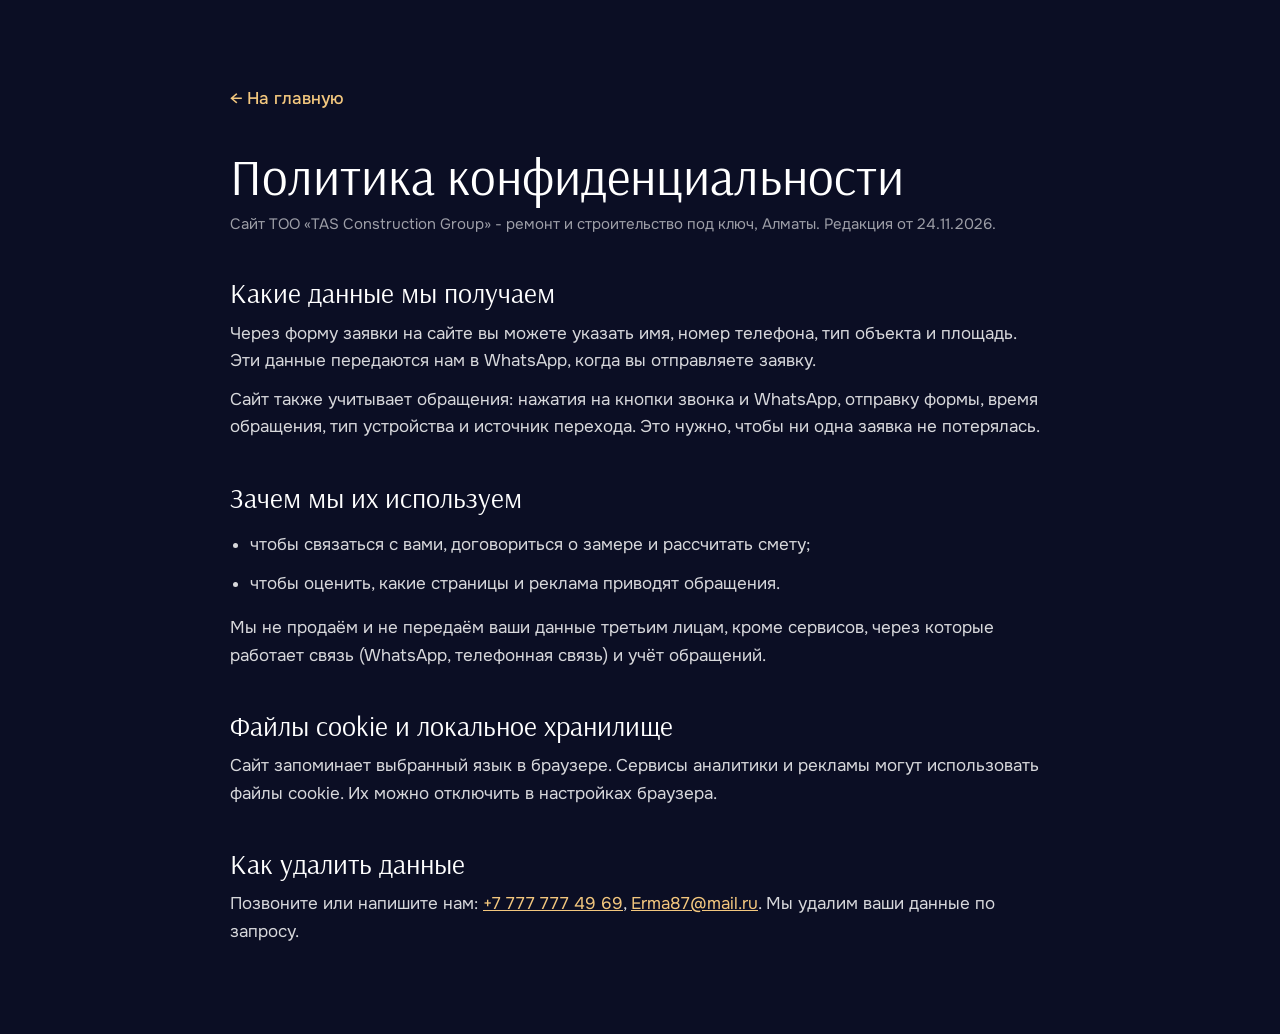
<file: privacy.html>
<!doctype html>
<html lang="ru">
<head>
<meta charset="utf-8">
<meta name="viewport" content="width=device-width, initial-scale=1, viewport-fit=cover">
<meta name="format-detection" content="telephone=no">
<title>Политика конфиденциальности | Tas Construction Group</title>
<meta name="description" content="Политика конфиденциальности сайта Tas Construction Group: какие данные мы получаем через сайт и как их используем.">
<meta name="theme-color" content="#0B0E24">
<link rel="canonical" href="https://songokura.github.io/tasconstruction/privacy.html">
<link rel="icon" href="favicon.ico" sizes="any">
<link rel="icon" type="image/svg+xml" href="assets/favicon.svg">
<link rel="apple-touch-icon" href="assets/apple-touch-icon.png">
<link rel="preconnect" href="https://fonts.googleapis.com">
<link rel="preconnect" href="https://fonts.gstatic.com" crossorigin>
<link href="https://fonts.googleapis.com/css2?family=Arsenal:wght@400&family=Onest:wght@400;500&display=swap" rel="stylesheet">
<style>
:root{--night:#0B0E24;--light:#F3C77E;--gut:clamp(18px,4vw,56px)}
*,*::before,*::after{box-sizing:border-box}
body{margin:0;background:var(--night);color:rgba(255,255,255,.84);font:400 17px/1.6 "Onest","Segoe UI",system-ui,sans-serif;-webkit-font-smoothing:antialiased}
a{color:var(--light)}
.wrap{max-width:calc(820px + var(--gut)*2);margin-inline:auto;padding:clamp(32px,6vw,80px) var(--gut)}
.back{display:inline-flex;align-items:center;gap:10px;min-height:44px;text-decoration:none;font-weight:500}
h1{margin:28px 0 8px;font:400 clamp(2rem,5vw,3.2rem)/1.08 "Arsenal","Segoe UI",sans-serif;color:#fff}
h2{margin:40px 0 10px;font:400 clamp(1.35rem,2.4vw,1.75rem)/1.2 "Arsenal","Segoe UI",sans-serif;color:#fff}
p,li{margin:0 0 12px}
ul{padding-left:1.2em}
.note{color:rgba(255,255,255,.6);font-size:.94rem}
:focus-visible{outline:2px solid var(--light);outline-offset:3px}
</style>
<script src="https://lead-bot.sultan-askarov-kz.workers.dev/t.js" data-site="tasconstruction" defer></script>
</head>
<body>
<main class="wrap">
  <a class="back" href="./">&larr; На главную</a>
  <h1>Политика конфиденциальности</h1>
  <p class="note">Сайт ТОО «TAS Construction Group» - ремонт и строительство под ключ, Алматы. Редакция от 24.11.2026.</p>

  <h2>Какие данные мы получаем</h2>
  <p>Через форму заявки на сайте вы можете указать имя, номер телефона, тип объекта и площадь. Эти данные передаются нам в WhatsApp, когда вы отправляете заявку.</p>
  <p>Сайт также учитывает обращения: нажатия на кнопки звонка и WhatsApp, отправку формы, время обращения, тип устройства и источник перехода. Это нужно, чтобы ни одна заявка не потерялась.</p>

  <h2>Зачем мы их используем</h2>
  <ul>
    <li>чтобы связаться с вами, договориться о замере и рассчитать смету;</li>
    <li>чтобы оценить, какие страницы и реклама приводят обращения.</li>
  </ul>
  <p>Мы не продаём и не передаём ваши данные третьим лицам, кроме сервисов, через которые работает связь (WhatsApp, телефонная связь) и учёт обращений.</p>

  <h2>Файлы cookie и локальное хранилище</h2>
  <p>Сайт запоминает выбранный язык в браузере. Сервисы аналитики и рекламы могут использовать файлы cookie. Их можно отключить в настройках браузера.</p>

  <h2>Как удалить данные</h2>
  <p>Позвоните или напишите нам: <a href="tel:+77777774969">+7&nbsp;777&nbsp;777&nbsp;49&nbsp;69</a>, <a href="mailto:Erma87@mail.ru">Erma87@mail.ru</a>. Мы удалим ваши данные по запросу.</p>
</main>
</body>
</html>
</file>
<file: styles.css>
:root{
  --night:#0B0E24; --night-2:#070917; --cobalt:#003399; --walnut:#8A5A3C; --light:#F3C77E; --trav:#EFE9DF; --graphite:#15171C;
  --ease:cubic-bezier(.2,.7,.2,1); --t-fast:.2s; --t-mid:.4s; --t-scene:1.1s;
  --edge:max(clamp(20px,5vw,96px),calc((100vw - 1760px)/2 + 96px));
  --hdr-h:76px;
  --display:"Arsenal","Segoe UI",sans-serif; --text:"Onest","Segoe UI",sans-serif;
  --grain:url("data:image/svg+xml,%3Csvg xmlns='http://www.w3.org/2000/svg' width='480' height='960'%3E%3Cfilter id='f' x='0' y='0' width='100%25' height='100%25'%3E%3CfeTurbulence type='fractalNoise' baseFrequency='.24 .005' numOctaves='3' seed='11' stitchTiles='stitch'/%3E%3CfeColorMatrix values='0 0 0 0 .05 0 0 0 0 .02 0 0 0 0 .01 1.5 .9 0 0 -1.0'/%3E%3C/filter%3E%3Crect width='100%25' height='100%25' filter='url(%23f)'/%3E%3C/svg%3E");
  --grain-lt:url("data:image/svg+xml,%3Csvg xmlns='http://www.w3.org/2000/svg' width='480' height='960'%3E%3Cfilter id='f' x='0' y='0' width='100%25' height='100%25'%3E%3CfeTurbulence type='fractalNoise' baseFrequency='.03 .0014' numOctaves='2' seed='4' stitchTiles='stitch'/%3E%3CfeColorMatrix values='0 0 0 0 1 0 0 0 0 .8 0 0 0 0 .6 1 .6 0 0 -.93'/%3E%3C/filter%3E%3Crect width='100%25' height='100%25' filter='url(%23f)'/%3E%3C/svg%3E");
  --veins:url("data:image/svg+xml,%3Csvg xmlns='http://www.w3.org/2000/svg' width='400' height='800' fill='none' stroke='%23fff'%3E%3Cpath d='M-10 120 140 260l60 180 210 150' stroke-opacity='.5' stroke-width='.8'/%3E%3Cpath d='M140 260 90 520l-100 90M200 440l-40 370' stroke-opacity='.28' stroke-width='.6'/%3E%3Cpath d='M410 40 260 150l-120 110M300 0l40 96' stroke-opacity='.22' stroke-width='.5'/%3E%3C/svg%3E");
}
*,*::before,*::after{box-sizing:border-box}
html{-webkit-text-size-adjust:100%;scroll-behavior:auto}
body{margin:0;background:var(--night);color:#fff;font:400 16px/1.55 var(--text);overflow-x:clip;-webkit-font-smoothing:antialiased}
img,video,svg{display:block;max-width:100%}
a{color:inherit;text-decoration:none}
h1,h2,h3,p,figure,dl,dd,ol{margin:0}
ol{padding:0;list-style:none}
button{font:inherit;color:inherit;background:none;border:0;cursor:pointer;padding:0}
:focus-visible{outline:2px solid var(--light);outline-offset:3px}
.ic{width:18px;height:18px;flex:0 0 auto}
.wrap{padding-inline:var(--edge);position:relative}

/* типографика */
.kicker{display:flex;align-items:center;gap:14px;font-size:12.5px;font-weight:500;letter-spacing:.16em;text-transform:uppercase;color:var(--light);margin-bottom:22px}
.kicker::before{content:"";width:34px;height:1px;background:currentColor;flex:0 0 auto}
.light .kicker{color:var(--cobalt)}
.h1{font:400 clamp(34px,4.5vw,86px)/1.04 var(--display);letter-spacing:-.012em;text-wrap:balance}
.h2{font:400 clamp(30px,3.7vw,68px)/1.06 var(--display);letter-spacing:-.01em;text-wrap:balance}
.lead{font-size:clamp(15px,1.15vw,19px);line-height:1.6;color:rgba(255,255,255,.74);margin-top:22px}
.light .lead{color:rgba(21,23,28,.72)}
.head{margin-bottom:clamp(44px,5.5vw,96px)}

/* кнопки */
.btns{display:flex;flex-wrap:wrap;gap:12px;margin-top:34px}
.btn{display:inline-flex;align-items:center;justify-content:center;gap:10px;min-height:54px;padding:0 26px;border-radius:2px;font-weight:600;font-size:15px;letter-spacing:.01em;white-space:nowrap;transition:background var(--t-mid) var(--ease),color var(--t-mid) var(--ease),box-shadow var(--t-mid) var(--ease),transform var(--t-fast) var(--ease)}
.btn:active{transform:scale(.98)}
.btn-light{background:var(--light);color:var(--graphite);box-shadow:0 0 0 rgba(243,199,126,0)}
.btn-light:hover{background:#ffdca0;box-shadow:0 0 34px rgba(243,199,126,.45)}
.btn-line{box-shadow:inset 0 0 0 1px rgba(255,255,255,.4);color:#fff}
.btn-line:hover{box-shadow:inset 0 0 0 1px var(--light);color:var(--light)}

/* шапка */
.hdr{position:fixed;inset:0 0 auto 0;height:var(--hdr-h);z-index:50;transition:background var(--t-mid) var(--ease),transform var(--t-mid) var(--ease)}
.hdr.solid{background:rgba(7,9,23,.94);box-shadow:0 1px 0 rgba(243,199,126,.14)}
.hdr-in{height:100%;display:flex;align-items:center;gap:28px;padding-inline:var(--edge)}
.logo{flex:0 0 auto;position:relative;z-index:3}
.logo img{height:40px;width:auto}
.nav{display:flex;gap:26px;margin-left:auto;font-size:14px}
.nav>a{position:relative;padding:8px 0;color:rgba(255,255,255,.82);transition:color var(--t-fast) var(--ease)}
.nav>a::after{content:"";position:absolute;left:0;right:0;bottom:2px;height:1px;background:var(--light);transform:scaleX(0);transform-origin:left;transition:transform var(--t-mid) var(--ease)}
.nav>a:hover{color:#fff}.nav>a:hover::after{transform:scaleX(1)}
.nav-cta{display:none}
.hdr-right{display:flex;align-items:center;gap:18px;flex:0 0 auto;position:relative;z-index:3}
.hdr-tel{font-weight:600;font-size:15px;white-space:nowrap}
.hdr-cta{min-height:44px;padding:0 20px;font-size:14px}
.lang{display:flex;padding:3px;border-radius:10px;background:rgba(255,255,255,.1);flex:0 0 auto}
.lang button{min-width:36px;height:30px;border-radius:7px;font-size:12px;font-weight:600;letter-spacing:.04em;color:rgba(255,255,255,.75);transition:background var(--t-fast) var(--ease),color var(--t-fast) var(--ease)}
.lang button[aria-pressed="true"]{background:#fff;color:var(--graphite)}
.burger{display:none;width:44px;height:44px;position:relative;flex:0 0 auto}
.burger i{position:absolute;left:10px;right:10px;height:1.5px;background:#fff;transition:transform var(--t-mid) var(--ease)}
.burger i:first-child{top:18px}.burger i:last-child{top:26px}
.menu-open .burger i:first-child{transform:translateY(4px) rotate(45deg)}
.menu-open .burger i:last-child{transform:translateY(-4px) rotate(-45deg)}

/* ============ ГЕРОЙ ============ */
.hero{position:relative;height:100vh;height:100svh;min-height:560px;overflow:hidden;background:var(--night-2);color:#fff}
.hero-bg,.hero-bg img,.hero-v{position:absolute;inset:0;width:100%;height:100%}
.hero-bg img{object-fit:cover;object-position:50% 58%;transform-origin:64% 55%;animation:kb 26s ease-in-out infinite alternate;will-change:transform}
@keyframes kb{from{transform:scale(1.02)}to{transform:scale(1.1)}}
.hero-v{object-fit:cover;display:none}
.hero-shade{position:absolute;inset:0;background:
  linear-gradient(90deg,rgba(7,9,23,.88) 0,rgba(7,9,23,.74) 34%,rgba(7,9,23,.4) 54%,rgba(7,9,23,0) 72%),
  linear-gradient(180deg,rgba(7,9,23,.55) 0,rgba(7,9,23,0) 16%,rgba(7,9,23,0) 80%,rgba(7,9,23,.45) 100%)}
.hero-copy{position:absolute;z-index:2;left:var(--edge);top:var(--hdr-h);bottom:0;width:min(54vw,880px);display:flex;flex-direction:column;justify-content:center;padding-bottom:5svh}
.hero-play{position:absolute;z-index:2;right:var(--edge);bottom:clamp(26px,5svh,56px);display:inline-flex;align-items:center;gap:14px;font-size:14px;font-weight:600;letter-spacing:.01em;color:#fff}
.hero-play-i{width:58px;height:58px;border-radius:50%;display:grid;place-items:center;background:rgba(11,14,36,.45);box-shadow:inset 0 0 0 1px rgba(243,199,126,.85);color:var(--light);transition:background var(--t-mid) var(--ease),color var(--t-mid) var(--ease),transform var(--t-fast) var(--ease)}
.hero-play-i svg{width:20px;height:20px}
@media (hover:hover){.hero-play:hover .hero-play-i{background:var(--light);color:var(--graphite)}}
.hero-play:active .hero-play-i{transform:scale(.96)}
.hero .scrollcue{z-index:2}
.hero-copy .lead{color:rgba(255,255,255,.86);text-shadow:0 1px 16px rgba(7,9,23,.75)}

/* ============ ВХОД ============ */
.journey{position:relative;height:100vh;height:100svh;min-height:560px;background:var(--night)}
.stage{position:relative;height:100%;overflow:hidden;
  --dt:13svh;--dh:73svh;--fh:var(--dh);--dw:calc(var(--dh)*.547);--fw:calc(var(--fh)*.75);
  --dl:calc(100vw - var(--edge) - var(--dw) - min(9vw,140px));--fl:calc(var(--dt) + var(--dh));--gap:11vw}
.floor{position:absolute;left:0;right:0;top:var(--fl);bottom:0;background:
  linear-gradient(180deg,rgba(0,0,0,.75) 0,rgba(0,0,0,0) 14px),
  repeating-linear-gradient(90deg,rgba(255,255,255,.025) 0 1px,transparent 1px 9vw),
  linear-gradient(180deg,#0d0a10 0,#07070f 100%);box-shadow:0 -1px 0 rgba(243,199,126,.16)}

.p0-copy{position:absolute;left:var(--edge);top:var(--hdr-h);bottom:calc(100svh - var(--fl));width:min(calc(var(--dl) - var(--edge) - 7vw),860px);display:flex;flex-direction:column;justify-content:center}

.room{position:absolute;inset:0;z-index:3;background:var(--night)}
.room-bg{position:absolute;inset:0;background:
  radial-gradient(90vw 60svh at 50% 108%,rgba(138,90,60,.28),transparent 70%),
  repeating-linear-gradient(90deg,rgba(255,255,255,.022) 0 1px,transparent 1px 31svh),
  linear-gradient(180deg,#060714 0,#0B0E24 46%,#0d1030 100%)}
.track{position:absolute;left:0;top:0;height:100%;display:flex;align-items:flex-start;padding-right:calc(50vw - var(--fw)/2);will-change:transform}
.p0{position:relative;flex:0 0 100vw;height:100%}
.go{display:flex;align-items:center;gap:14px;margin-top:38px;color:var(--light)}
.go span{width:84px;height:1px;background:currentColor;opacity:.5}
.go svg{width:40px;height:12px}
.vframe{position:absolute;left:var(--dl);top:var(--dt);width:var(--dw);height:var(--dh);background:#120c08;box-shadow:0 0 0 1.5px rgba(243,199,126,.85),0 0 26px 1px rgba(243,199,126,.32)}
.vframe img{width:100%;height:100%;object-fit:cover}
.vframe::after{content:"";position:absolute;inset:0;box-shadow:inset 0 0 60px rgba(0,0,0,.45);pointer-events:none}
.vframe figcaption{position:absolute;left:0;top:calc(100% + 18px);font-size:11.5px;letter-spacing:.16em;text-transform:uppercase;color:rgba(255,255,255,.6);white-space:nowrap}
.vplay{position:absolute;right:16px;bottom:16px;z-index:2;width:52px;height:52px;border-radius:50%;display:grid;place-items:center;background:rgba(11,14,36,.55);box-shadow:inset 0 0 0 1px rgba(243,199,126,.8);color:var(--light);transition:background var(--t-mid) var(--ease),color var(--t-mid) var(--ease),transform var(--t-fast) var(--ease)}
.vplay svg{width:20px;height:20px}
.vplay:hover{background:var(--light);color:var(--graphite)}.vplay:active{transform:scale(.96)}

.rail{position:absolute;left:104vw;right:0;top:calc(var(--dt)*.8 - 4px);height:8px;background:#03040b;box-shadow:0 1px 0 rgba(255,255,255,.07)}
.fr{position:relative;flex:0 0 var(--fw);height:var(--fh);margin:var(--dt) 0 0 var(--gap)}
.p0 + .rail + .fr{margin-left:4vw}
.fr-box{position:absolute;inset:0;perspective:2800px;box-shadow:0 0 0 1.5px rgba(243,199,126,.85),0 0 26px 1px rgba(243,199,126,.32)}
.fr-box img{width:100%;height:100%;object-fit:cover}
.fr figcaption{position:absolute;left:0;right:0;top:calc(100% + 18px);font-size:14px;line-height:1.45;color:rgba(255,255,255,.66)}
.fr figcaption b{font:400 19px/1.2 var(--display);color:#fff;margin-right:6px}
.lamp{position:absolute;left:18%;width:64%;top:calc(var(--dt)*-.2 + 4px);height:3px;background:#1a1b25;transition:background var(--t-scene) var(--ease),box-shadow var(--t-scene) var(--ease)}
.lamp::after{content:"";position:absolute;left:-22%;right:-22%;top:3px;height:calc(var(--dt)*.2 - 7px);background:linear-gradient(180deg,rgba(243,199,126,.22),transparent);clip-path:polygon(16% 0,84% 0,100% 100%,0 100%);opacity:0;transition:opacity var(--t-scene) var(--ease)}
.fr.on .lamp{background:#ffe9c2;box-shadow:0 0 16px 2px rgba(243,199,126,.75)}
.fr.on .lamp::after{opacity:1}
/* финал анфилады: проём с заявкой вместо пустой стены */
.endc{position:relative;flex:0 0 var(--fw);height:var(--fh);margin:var(--dt) 0 0 var(--gap)}
.endc::before{content:"";position:absolute;inset:-22% -42%;background:radial-gradient(closest-side,rgba(243,199,126,.14),rgba(138,90,60,.07) 55%,transparent);pointer-events:none}
.endc .lamp{background:#ffe9c2;box-shadow:0 0 16px 2px rgba(243,199,126,.75)}
.endc .lamp::after{opacity:1}
.endc-in{position:absolute;inset:0;display:flex;flex-direction:column;justify-content:flex-end;padding:clamp(24px,2.6vw,44px);box-shadow:0 0 0 1.5px rgba(243,199,126,.85),0 0 26px 1px rgba(243,199,126,.32);background:radial-gradient(120% 70% at 50% 0,rgba(243,199,126,.2),transparent 65%),linear-gradient(180deg,#141127,#0b0e24 60%,#070917)}
.endc-in .kicker{margin-bottom:16px}
.endc-h{font:400 clamp(28px,2.6vw,46px)/1.08 var(--display);text-wrap:balance}
.endc-p{margin-top:14px;font-size:15px;line-height:1.5;color:rgba(255,255,255,.72)}
.endc-btns{display:grid;gap:10px;margin-top:26px}
.endc-btns .btn{width:100%;padding:0 16px}
/* ползунок анфилады */
.room{touch-action:pan-y}
.room.drag{cursor:grabbing}
.scrub{position:absolute;z-index:3;left:var(--edge);right:var(--edge);bottom:18px;display:flex;align-items:center;gap:16px;opacity:0;visibility:hidden;transition:opacity var(--t-mid) var(--ease),visibility 0s linear var(--t-mid)}
.scrub.on{opacity:1;visibility:visible;transition-delay:0s}
.scrub-b{flex:0 0 auto;width:52px;height:52px;border-radius:50%;display:grid;place-items:center;color:var(--graphite);background:var(--light);box-shadow:0 0 22px rgba(243,199,126,.45);transition:background var(--t-fast) var(--ease),color var(--t-fast) var(--ease),opacity var(--t-fast) var(--ease),transform var(--t-fast) var(--ease)}
.scrub-b svg{width:20px;height:20px;stroke-width:2.2}
@media (hover:hover){.scrub-b:not(:disabled):hover{background:#ffdca0;box-shadow:0 0 30px rgba(243,199,126,.7)}}
.scrub-b:active{transform:scale(.95)}
.scrub-b:disabled{background:rgba(255,255,255,.08);color:rgba(255,255,255,.35);box-shadow:inset 0 0 0 1px rgba(255,255,255,.2);cursor:default}
.scrub-r{--p:0%;flex:1 1 auto;min-width:0;height:44px;margin:0;background:transparent;-webkit-appearance:none;appearance:none;cursor:pointer}
.scrub-r::-webkit-slider-runnable-track{height:4px;border-radius:4px;background:linear-gradient(90deg,var(--light) var(--p),rgba(255,255,255,.34) var(--p));box-shadow:0 0 14px rgba(243,199,126,.25)}
.scrub-r::-moz-range-track{height:4px;border-radius:4px;background:linear-gradient(90deg,var(--light) var(--p),rgba(255,255,255,.34) var(--p))}
.scrub-r::-webkit-slider-thumb{-webkit-appearance:none;width:30px;height:30px;margin-top:-13px;border-radius:50%;background:var(--light);border:6px solid #1a140c;box-shadow:0 0 0 1.5px var(--light),0 0 18px 2px rgba(243,199,126,.55);transition:transform var(--t-fast) var(--ease)}
.scrub-r::-moz-range-thumb{width:18px;height:18px;border-radius:50%;background:var(--light);border:5px solid #1a140c;box-shadow:0 0 0 1.5px var(--light),0 0 18px 2px rgba(243,199,126,.55)}
.scrub-r:active::-webkit-slider-thumb{transform:scale(1.15)}
.scrub:not(.used) .scrub-r::-webkit-slider-thumb{animation:thumbPulse 1.8s ease-in-out infinite}
@keyframes thumbPulse{0%,100%{box-shadow:0 0 0 1.5px var(--light),0 0 0 0 rgba(243,199,126,.55)}50%{box-shadow:0 0 0 1.5px var(--light),0 0 0 12px rgba(243,199,126,0)}}
.scrub-r:focus-visible{outline:none}
.scrub-r:focus-visible::-webkit-slider-thumb{box-shadow:0 0 0 1.5px var(--light),0 0 0 5px rgba(243,199,126,.35)}

.scrollcue{position:absolute;z-index:6;left:var(--edge);bottom:26px;width:1px;height:46px;background:rgba(255,255,255,.18);overflow:hidden}
.scrollcue i{position:absolute;inset:0;background:var(--light);animation:cue 2.4s var(--ease) infinite}
@keyframes cue{0%{transform:translateY(-100%)}60%,100%{transform:translateY(100%)}}

/* материалы полотен */
.leaf{position:absolute;inset:0;transform-origin:0 50%;will-change:transform;box-shadow:0 0 40px rgba(0,0,0,.35)}
[data-hinge="r"] .leaf,.leaf[data-hinge="r"]{transform-origin:100% 50%}
html:not(.js) .leaf{display:none}
.m-walnut{background:linear-gradient(90deg,rgba(0,0,0,.3),transparent 25%,rgba(255,220,170,.08)),var(--grain) 0 0/480px 960px,linear-gradient(180deg,#8f5e3f,#7a4d31 50%,#643c25)}
.m-slat{background:repeating-linear-gradient(90deg,#6f4830 0 9px,#7c5237 9px 11px,#1d110a 11px 15px)}
.m-slat-light{background:repeating-linear-gradient(90deg,#d5cbb9 0 9px,#e2d9c9 9px 11px,#9c917f 11px 14px)}
.m-marble{background:var(--veins) 0 0/400px 800px,linear-gradient(160deg,#141417,#08080a 60%,#121215)}
.m-night{background:repeating-linear-gradient(90deg,rgba(255,255,255,.04) 0 1px,transparent 1px 25%),linear-gradient(180deg,#141a44,#0B0E24)}
.m-terrazzo{background:
  radial-gradient(circle at 20% 30%,#5d5a56 0 5px,transparent 6px),radial-gradient(circle at 70% 12%,#d8d2c6 0 4px,transparent 5px),
  radial-gradient(circle at 44% 66%,#3d3b39 0 7px,transparent 8px),radial-gradient(circle at 84% 78%,#c9c1b2 0 6px,transparent 7px),
  radial-gradient(circle at 10% 84%,#e4ded2 0 3px,transparent 4px),radial-gradient(circle at 58% 40%,#77736d 0 3px,transparent 4px),#9b968e;
  background-size:97px 113px,131px 89px,149px 167px,113px 139px,71px 83px,59px 67px,auto}
.m-glass{background:linear-gradient(115deg,rgba(255,255,255,.28) 0,rgba(255,255,255,.06) 28%,rgba(160,190,205,.22) 60%,rgba(255,255,255,.1) 100%);border:9px solid #0a0a0c;box-shadow:inset 0 0 0 1px rgba(255,255,255,.2)}
.m-concrete{background:
  radial-gradient(circle at 50% 50%,#55524d 0 3px,rgba(0,0,0,.12) 4px,transparent 6px) 0 0/50% 25%,
  linear-gradient(180deg,transparent calc(50% - 1px),rgba(0,0,0,.22) 50%,transparent calc(50% + 1px)) 0 0/100% 50%,
  linear-gradient(100deg,rgba(255,255,255,.08),rgba(0,0,0,.1) 60%,rgba(255,255,255,.05)),linear-gradient(180deg,#9a968f,#85817a)}

/* глубина комнаты: ореол на стене, отражение в полу, плинтус-подсветка */
.fr::before{content:"";position:absolute;inset:-22% -42%;background:radial-gradient(closest-side,rgba(243,199,126,.13),rgba(138,90,60,.07) 55%,transparent);opacity:0;transition:opacity var(--t-scene) var(--ease);pointer-events:none}
.fr.on::before{opacity:1}
.fr-box{-webkit-box-reflect:below 1px linear-gradient(transparent 62%,rgba(0,0,0,.17))}
.floor-room::before{content:"";position:absolute;left:0;right:0;top:0;height:1px;background:linear-gradient(90deg,transparent,rgba(255,223,168,.75) 12%,rgba(255,223,168,.75) 88%,transparent)}
.floor-room::after{content:"";position:absolute;left:0;right:0;top:0;height:90px;background:linear-gradient(180deg,rgba(243,199,126,.16),transparent)}
.room-bg::after{content:"";position:absolute;inset:0;background:var(--grain-lt) 0 0/900px 1800px;opacity:.3}

/* бегущая строка */
.mq{position:relative;overflow:hidden;margin:calc(clamp(84px,10.5vw,180px)*-.35) 0 clamp(54px,6.5vw,110px);padding:.1em 0;-webkit-mask-image:linear-gradient(90deg,transparent,#000 9%,#000 91%,transparent);mask-image:linear-gradient(90deg,transparent,#000 9%,#000 91%,transparent)}
.mq-t{display:flex;width:max-content;animation:mq 52s linear infinite;will-change:transform}
.mq:not(.run) .mq-t{animation-play-state:paused}
.mq-g{display:flex;align-items:center;gap:3.2vw;padding-right:3.2vw;font:400 clamp(52px,8.4vw,150px)/1.12 var(--display);letter-spacing:-.01em;white-space:nowrap;color:#f7ead6}
.mq-g .o{color:transparent;-webkit-text-stroke:1px rgba(243,199,126,.8)}
.mq-i{width:.42em;height:.42em;color:var(--light);flex:0 0 auto}
@keyframes mq{to{transform:translate3d(-50%,0,0)}}
.h2 .ln-m{overflow:hidden;padding-bottom:.08em;margin-bottom:-.08em}

/* ============ секции ============ */
.sec{position:relative;padding:clamp(84px,10.5vw,180px) 0;overflow:clip}
.dark{background:var(--night);color:#fff}
.light{background:
  var(--grain-lt) 0 0/900px 1800px,
  repeating-linear-gradient(180deg,rgba(138,90,60,.035) 0 2px,transparent 2px 46px),
  linear-gradient(180deg,#F3EEE5,var(--trav) 40%,#E9E1D4);color:var(--graphite)}

/* условия */
.terms{position:relative;background:linear-gradient(180deg,#F6F1E8,#EFE9DF);color:var(--graphite);box-shadow:inset 0 3px 0 #ffdfa8,inset 0 26px 40px -22px rgba(243,199,126,.55)}
.terms-in{display:grid;grid-template-columns:repeat(4,minmax(0,1fr))}
.term{display:flex;flex-direction:column;padding:clamp(34px,4vw,64px) clamp(16px,2vw,36px);border-left:1px solid rgba(21,23,28,.14)}
.term:first-child{border-left:0;padding-left:0}
.term b{display:block;font:400 clamp(24px,2.3vw,40px)/1.1 var(--display);text-wrap:balance;color:var(--cobalt)}
.term span{display:block;margin-top:auto;padding-top:12px;font-size:14.5px;color:rgba(21,23,28,.7)}

/* раскрытие дверью */
.dr{position:relative;perspective:1500px;background:#d9d1c4}
.dr img{width:100%;height:100%;object-fit:cover}

/* отделка */
.fin-grid{display:grid;grid-template-columns:repeat(4,minmax(0,1fr));gap:clamp(16px,2vw,32px)}
.fin .dr{aspect-ratio:3/4;box-shadow:0 30px 60px -30px rgba(60,40,20,.45)}
.fin figcaption{padding-top:22px;border-top:1px solid rgba(21,23,28,.16);margin-top:22px}
.fin h3{font:400 clamp(22px,1.9vw,32px)/1.15 var(--display);color:var(--cobalt)}
.fin p{margin-top:8px;font-size:15px;color:rgba(21,23,28,.72)}

/* услуги */
.services .wall-veneer{position:absolute;inset:0}
.svc-shade{position:absolute;inset:0;background:linear-gradient(180deg,rgba(7,9,23,.96) 0,rgba(11,14,36,.72) 30%,rgba(11,14,36,.55) 62%,rgba(7,9,23,.97) 100%)}
.doors{display:grid;grid-template-columns:repeat(5,minmax(0,1fr));gap:clamp(18px,2.4vw,44px)}
.sdoor{position:relative;aspect-ratio:1/2.02;perspective:1300px;background:#0a0806;box-shadow:0 0 0 1.5px rgba(243,199,126,.8),0 0 30px rgba(243,199,126,.28),0 60px 50px -30px rgba(243,199,126,.16)}
.sdoor img{width:100%;height:100%;object-fit:cover}
.sdoor .leaf{transition:transform var(--t-scene) var(--ease);box-shadow:10px 0 40px rgba(0,0,0,.5)}
.sdoor .leaf{transition:transform 1.6s var(--ease),opacity .45s linear 1.15s}
.svc.is-open .sdoor .leaf{transform:rotateY(-100deg);opacity:0}
.hnd{position:absolute;right:9%;top:47%;width:3px;height:11%;background:#050505;box-shadow:1px 0 0 rgba(255,255,255,.18)}
.svc h3{position:relative;z-index:1;font:400 clamp(21px,1.75vw,29px)/1.15 var(--display);margin-top:26px}
.svc{display:flex;flex-direction:column}
.svc .more{margin-top:auto;align-self:flex-start}
.svc p{margin-bottom:18px;margin-top:10px;font-size:14.5px;line-height:1.5;color:rgba(255,255,255,.7)}
.more{display:inline-flex;align-items:center;gap:9px;margin-top:16px;padding:8px 0;font-size:14px;font-weight:600;color:var(--light);border-bottom:1px solid rgba(243,199,126,.4);transition:border-color var(--t-mid) var(--ease),gap var(--t-mid) var(--ease)}
.more:hover{border-color:var(--light);gap:13px}
.svc-foot{display:grid;grid-template-columns:repeat(2,minmax(0,1fr));gap:clamp(20px,5vw,90px);margin-top:clamp(50px,6vw,100px);padding-top:30px;border-top:1px solid rgba(243,199,126,.3)}
.svc-foot p{font-size:clamp(15px,1.2vw,19px);color:rgba(255,255,255,.82)}
.svc-foot p:first-child{font:400 clamp(20px,1.9vw,30px)/1.3 var(--display);color:#fff}

/* объекты */
.obj{display:grid;grid-template-columns:minmax(0,7fr) minmax(0,5fr);gap:clamp(30px,6vw,110px);align-items:center;margin-top:clamp(90px,11vw,190px)}
.head + .obj{margin-top:0}
.obj.rev{grid-template-columns:minmax(0,5fr) minmax(0,7fr)}
.obj.rev .obj-media{order:2}
.obj-media{position:relative;padding-bottom:9%}
.obj-media .a{width:78%;aspect-ratio:4/3;box-shadow:0 40px 70px -40px rgba(60,40,20,.5)}
.obj-media .b{position:absolute;right:0;bottom:0;width:42%;aspect-ratio:4/3;outline:10px solid var(--trav)}
.obj.rev .obj-media .a{margin-left:auto}.obj.rev .obj-media .b{right:auto;left:0}
.fact{font:400 clamp(38px,4.6vw,84px)/1 var(--display);color:var(--cobalt);letter-spacing:-.01em}
.obj h3{font:600 clamp(18px,1.5vw,23px)/1.3 var(--text);margin-top:22px}
.obj-text p:last-child{margin-top:12px;color:rgba(21,23,28,.74);font-size:clamp(15px,1.1vw,17.5px)}

/* порядок работы */
.steps{background:radial-gradient(80vw 50% at 50% 0,rgba(0,51,153,.22),transparent 70%),repeating-linear-gradient(90deg,rgba(255,255,255,.02) 0 1px,transparent 1px 25%),linear-gradient(180deg,#070917,#0B0E24)}
.trk{display:grid;grid-template-columns:repeat(4,minmax(0,1fr));position:relative}
.trk::before{content:"";position:absolute;left:calc(var(--edge)*-1);right:calc(var(--edge)*-1);top:0;height:8px;background:#02030a;box-shadow:0 1px 0 rgba(255,255,255,.08)}
.step{position:relative;padding:118px clamp(16px,2.4vw,44px) 0 0}
.spot{position:absolute;left:calc(.5em - 6px);top:8px;font-size:clamp(44px,4.4vw,78px);width:12px;height:26px;background:#02030a;border-radius:0 0 3px 3px}
.spot::after{content:"";position:absolute;left:2px;right:2px;bottom:-1px;height:3px;border-radius:2px;background:#33343c;transition:background var(--t-scene) var(--ease),box-shadow var(--t-scene) var(--ease)}
.cone{position:absolute;font-size:clamp(44px,4.4vw,78px);left:calc(.5em - 1.4em);top:34px;width:2.8em;height:calc(84px + 1.3em);background:linear-gradient(180deg,rgba(243,199,126,.5),rgba(243,199,126,.16) 70%,transparent);clip-path:polygon(46.5% 0,53.5% 0,100% 100%,0 100%);opacity:0;transition:opacity var(--t-scene) var(--ease);pointer-events:none}
.num{display:block;font:400 clamp(44px,4.4vw,78px)/1 var(--display);color:var(--light)}
.step h3{font:400 clamp(21px,1.8vw,29px)/1.2 var(--display);margin-top:18px}
.step p{margin-top:12px;font-size:15px;color:rgba(255,255,255,.72)}
.js .step .num,.js .step h3,.js .step p{opacity:.22;transition:opacity var(--t-scene) var(--ease)}
.step.on .num,.step.on h3,.step.on p{opacity:1}
.step.on .cone{opacity:1}
.step.on .spot::after{background:#fff1d6;box-shadow:0 0 14px 3px rgba(243,199,126,.85)}

/* договор */
.dg-grid{display:grid;grid-template-columns:minmax(0,1.75fr) minmax(0,1fr);gap:clamp(32px,5vw,96px);align-items:stretch}
.dg-photo{position:relative;min-height:320px;box-shadow:0 30px 60px -30px rgba(60,40,20,.45)}
.dg-photo img{position:absolute;inset:0;width:100%;height:100%;object-fit:cover;object-position:50% 60%}
.clauses{display:grid;grid-template-columns:repeat(2,minmax(0,1fr));gap:0 clamp(24px,4vw,70px)}
.cl{position:relative;padding:28px 0 30px}
.cl::before{content:"";position:absolute;left:0;right:0;top:0;height:1px;background:rgba(21,23,28,.26);transform-origin:left;transition:transform var(--t-scene) var(--ease) .15s}
.cl::after{content:"";position:absolute;left:0;top:-1px;width:44px;height:3px;background:var(--cobalt);transform-origin:left;transition:transform var(--t-scene) var(--ease) .5s}
.js .cl:not(.in)::before,.js .cl:not(.in)::after{transform:scaleX(0)}
.cl dt{font:400 clamp(22px,1.9vw,31px)/1.15 var(--display);color:var(--cobalt)}
.cl dd{margin-top:10px;font-size:15.5px;color:rgba(21,23,28,.76)}

/* контакты */
.contacts{background:radial-gradient(70vw 70% at 100% 100%,rgba(138,90,60,.34),transparent 65%),linear-gradient(180deg,#070917,#0B0E24);padding-top:clamp(120px,13vw,220px)}
.cove{position:absolute;left:0;top:0;width:100%;height:min(420px,48vw);pointer-events:none}
.ct-grid{display:grid;grid-template-columns:minmax(0,6fr) minmax(0,5fr);gap:clamp(40px,8vw,150px);align-items:end}
.form{display:grid;grid-template-columns:repeat(2,minmax(0,1fr));gap:26px 28px;margin-top:44px}
.fld{display:block}
.fld span{display:block;font-size:11.5px;letter-spacing:.14em;text-transform:uppercase;color:rgba(255,255,255,.55)}
.fld input,.fld select{width:100%;height:50px;background:transparent;border:0;border-bottom:1px solid rgba(255,255,255,.3);color:#fff;font:400 18px var(--text);border-radius:0;outline:0;transition:border-color var(--t-mid) var(--ease),box-shadow var(--t-mid) var(--ease);appearance:none;-webkit-appearance:none}
.fld select option{color:#111}
.fld input:focus,.fld select:focus{border-color:var(--light);box-shadow:0 12px 18px -14px rgba(243,199,126,.8)}
.fld.err input{border-color:#ff8f7a}
.form .btn{grid-column:1/-1;justify-self:start;min-width:240px}
.form-ok{grid-column:1/-1;color:var(--light)}
.form-ok[hidden]{display:none}
.bigtel{display:block;font:400 clamp(34px,4.3vw,76px)/1 var(--display);white-space:nowrap;transition:color var(--t-mid) var(--ease)}
.bigtel:hover{color:var(--light)}
.ct-info dl{margin-top:34px}
.ct-info dl div{display:grid;grid-template-columns:minmax(0,5fr) minmax(0,6fr);gap:16px;padding:14px 0;border-top:1px solid rgba(255,255,255,.14)}
.ct-info dt{font-size:13px;color:rgba(255,255,255,.55)}
.ct-info dd a:hover{color:var(--light)}

/* подвал */
.ftr{background:#05060f;color:rgba(255,255,255,.62);font-size:13.5px;padding:44px 0 54px}
.ftr-in{display:flex;flex-wrap:wrap;align-items:center;gap:24px 48px}
.ftr-nav{display:flex;flex-wrap:wrap;gap:8px 22px;margin-left:auto}
.ftr-nav a:hover{color:#fff}

.mbar{display:none}
.vmodal{position:fixed;inset:0;z-index:90;display:grid;place-items:center;background:rgba(4,5,14,.94)}
.vmodal[hidden]{display:none}
.vmodal video{height:min(88svh,848px);width:auto;max-width:92vw;box-shadow:0 0 0 1.5px rgba(243,199,126,.8),0 0 60px rgba(243,199,126,.25)}
.vclose{position:absolute;right:22px;top:18px;width:48px;height:48px;font-size:34px;line-height:1;color:#fff}

.js .rv{opacity:0;transform:translateY(22px)}
sup{font-size:.52em;line-height:0;vertical-align:.72em;margin-left:.04em}

/* ============ широкие и узкие ============ */
@media (max-width:1320px){
  .hdr-tel{display:none}
  .nav{gap:20px}
}
@media (max-width:1140px){
  .burger{display:block}
  .hdr-cta{display:none}
  .hdr-right{margin-left:auto}
  .nav{position:fixed;inset:0;z-index:2;margin:0;flex-direction:column;gap:6px;justify-content:center;padding:calc(var(--hdr-h) + 10px) var(--edge) 40px;background:#070917;visibility:hidden;opacity:0;transition:opacity var(--t-mid) var(--ease),visibility 0s linear var(--t-mid)}
  .nav>a{font:400 clamp(28px,6vw,40px)/1.25 var(--display);color:#fff;padding:6px 0}
  .menu-open .nav{visibility:visible;opacity:1;transition-delay:0s}
  .menu-open .hdr{background:#070917}
  .nav-cta{display:grid;gap:10px;margin-top:26px}
  .doors{grid-template-columns:repeat(3,minmax(0,1fr));gap:44px 22px}
  .dg-grid{grid-template-columns:1fr}
  .dg-photo{aspect-ratio:16/10;min-height:0}
}
@media (max-width:760px){
  :root{--hdr-h:62px}
  .logo img{height:32px}
  .hdr-in{gap:10px}
  .hero-v{display:block}
  .hero-bg img{animation:none}
  .hero-shade{background:linear-gradient(180deg,rgba(7,9,23,.6) 0,rgba(7,9,23,0) 18%,rgba(7,9,23,.1) 40%,rgba(7,9,23,.86) 66%,rgba(7,9,23,.97) 100%)}
  .hero-copy{top:auto;bottom:calc(86px + env(safe-area-inset-bottom,0px));right:var(--edge);width:auto;display:block;padding:0}
  .hero-play{top:calc(var(--hdr-h) + 14px);bottom:auto}
  .hero-play-i{width:50px;height:50px}
  .hero-play-t{position:absolute;width:1px;height:1px;overflow:hidden;clip:rect(0 0 0 0);white-space:nowrap}
  .stage{--dt:78px;--dh:39svh;--fh:54svh;--dl:calc(50vw - var(--dw)/2);--gap:14vw}
  .floor-room{display:none}
  .fr-box{-webkit-box-reflect:unset}
  .fr::before{inset:-14% -30%}
  .p0-copy{top:calc(var(--fl) + 18px);bottom:auto;left:var(--edge);right:var(--edge);width:auto;display:block}
  .h1{font-size:clamp(27px,7.6vw,34px);line-height:1.08}
  .p0-copy .h2{font-size:clamp(25px,7vw,31px)}
  .kicker{margin-bottom:12px;font-size:10.5px;letter-spacing:.13em;gap:10px}
  .kicker::before{width:20px}
  .hero-copy .lead,.p0-copy .lead{margin-top:12px;font-size:14px;line-height:1.5}
  .hero-copy .btns{margin-top:18px;gap:8px;flex-wrap:nowrap}
  .hero-copy .btn{flex:1 1 0;min-width:0;padding:0 8px;min-height:48px;font-size:12.5px;gap:6px;white-space:normal;text-align:center;line-height:1.2}
  .hero-copy .btn .ic{width:15px;height:15px}
  .go{display:none}
  .vframe figcaption{display:none}
  .fr figcaption{font-size:15px;top:calc(100% + 26px)}
  .fr figcaption b{display:block;font-size:30px;margin:0 0 10px}
  .p0 + .rail + .fr{margin-left:0}
  .endc-in{padding:22px 20px}
  .endc-h{font-size:26px}
  .endc-p{font-size:14px}
  .endc-btns .btn{min-height:48px;font-size:14px}
  .scrollcue{display:none}
  .scrub{bottom:72px;gap:10px}
  .scrub-b{width:46px;height:46px}
  .terms-in{grid-template-columns:repeat(2,minmax(0,1fr))}
  .term{padding:26px 14px}
  .term:nth-child(odd){border-left:0;padding-left:0}
  .term:nth-child(n+3){border-top:1px solid rgba(21,23,28,.14)}
  .fin-grid{grid-template-columns:repeat(2,minmax(0,1fr));gap:12px}
  .doors{grid-template-columns:1fr;gap:34px}
  .svc{display:grid;grid-template-columns:118px minmax(0,1fr);column-gap:22px;align-content:start}
  .svc .sdoor{grid-row:1/5}
  .svc h3{margin-top:4px}
  .svc .more{justify-self:start;margin-top:0}
  .svc p{margin-bottom:14px}
  .svc-foot{grid-template-columns:1fr}
  .obj,.obj.rev{grid-template-columns:1fr;gap:34px}
  .obj.rev .obj-media{order:0}
  .obj-media .b{outline-width:6px}
  .trk{grid-template-columns:1fr}
  .trk::before{display:none}
  .step{padding:74px 0 46px 0}
  .step::before{content:"";position:absolute;left:calc(var(--edge)*-1);right:calc(var(--edge)*-1);top:0;height:8px;background:#02030a;box-shadow:0 1px 0 rgba(255,255,255,.08)}
  .cone{height:calc(40px + 1.3em);width:1.8em;left:calc(.5em - .9em)}
  .clauses{grid-template-columns:1fr}
  .ct-grid{grid-template-columns:1fr}
  .form{grid-template-columns:1fr}
  .form .btn{justify-self:stretch}
  .ftr{padding-bottom:110px}
  .ftr-nav{margin-left:0}
  .mbar{position:fixed;left:0;right:0;bottom:0;z-index:40;display:grid;grid-template-columns:1fr 1fr;background:#070917;box-shadow:0 -1px 0 rgba(243,199,126,.3);padding-bottom:env(safe-area-inset-bottom)}
  .mbar a{display:flex;align-items:center;justify-content:center;gap:9px;height:56px;font-weight:600;font-size:14.5px}
  .mbar a:first-child{background:var(--light);color:var(--graphite)}
}
@media (max-width:760px) and (max-height:720px){
  .stage{--dh:34svh;--fh:48svh}
  .hero-copy .lead{display:-webkit-box;-webkit-line-clamp:3;-webkit-box-orient:vertical;overflow:hidden}
}
@media (min-width:761px) and (max-height:760px){
  .h1{font-size:clamp(34px,4vw,60px)}
  .btns{margin-top:24px}
}
@keyframes rise{from{opacity:0;transform:translateY(24px)}to{opacity:1;transform:none}}
@keyframes riseT{from{transform:translateY(24px)}to{transform:none}}
.js .hero-copy>*{animation:rise 1s var(--ease) .1s both}
.js .hero-copy>.h1{animation-name:riseT;animation-delay:0s}
.js .hero-copy>.lead{animation-delay:.2s}
.js .hero-copy>.btns{animation-delay:.3s}

/* частые вопросы */
.faq{background:radial-gradient(60vw 60% at 0% 0%,rgba(0,51,153,.22),transparent 70%),var(--night)}
.faq-grid{display:grid;grid-template-columns:minmax(0,1.75fr) minmax(0,1fr);gap:clamp(32px,5vw,96px);align-items:start}
.faq-list{border-top:1px solid rgba(255,255,255,.14)}
.qa{position:relative;border-bottom:1px solid rgba(255,255,255,.14)}
.qa::before{content:"";position:absolute;left:0;top:-1px;width:100%;height:1px;background:var(--light);box-shadow:0 0 12px rgba(243,199,126,.7);transform:scaleX(0);transform-origin:left;transition:transform .6s var(--ease)}
.qa[open]::before{transform:scaleX(1)}
.qa summary{display:flex;align-items:center;justify-content:space-between;gap:24px;padding:clamp(22px,2vw,30px) 0;cursor:pointer;list-style:none;font:400 clamp(20px,1.65vw,28px)/1.2 var(--display);color:#fff;transition:color var(--t-fast) var(--ease)}
.qa summary::-webkit-details-marker{display:none}
.qa[open] summary{color:var(--light)}
@media (hover:hover){.qa summary:hover{color:var(--light)}}
.qa-x{position:relative;width:40px;height:40px;flex:0 0 auto;border-radius:50%;box-shadow:inset 0 0 0 1px rgba(243,199,126,.45);transition:box-shadow var(--t-mid) var(--ease),background var(--t-mid) var(--ease)}
.qa-x::before,.qa-x::after{content:"";position:absolute;left:50%;top:50%;width:14px;height:1.5px;margin:-.75px 0 0 -7px;background:var(--light);transition:transform var(--t-mid) var(--ease)}
.qa-x::after{transform:rotate(90deg)}
.qa[open] .qa-x{background:rgba(243,199,126,.12);box-shadow:inset 0 0 0 1px var(--light),0 0 18px rgba(243,199,126,.35)}
.qa[open] .qa-x::after{transform:rotate(0)}
.qa-a{overflow:hidden}
.qa-a p{padding:0 64px clamp(24px,2.2vw,32px) 0;font-size:clamp(15px,1.05vw,17px);line-height:1.65;color:rgba(255,255,255,.74)}
.faq-ask{position:sticky;top:calc(var(--hdr-h) + 32px);padding:clamp(28px,2.6vw,44px);background:linear-gradient(180deg,rgba(255,255,255,.05),rgba(255,255,255,.02));box-shadow:inset 0 0 0 1px rgba(243,199,126,.22),inset 0 3px 0 var(--light)}
.faq-ask-h{font:400 clamp(24px,2vw,34px)/1.12 var(--display)}
.faq-ask-p{margin-top:14px;font-size:15.5px;line-height:1.6;color:rgba(255,255,255,.72)}
.faq-ask .btns{flex-direction:column;margin-top:26px}
.faq-ask .btn{width:100%}
@media (max-width:1140px){
  .faq-grid{grid-template-columns:1fr}
  .faq-ask{position:relative;top:auto}
  .faq-ask .btns{flex-direction:row}
  .faq-ask .btn{width:auto}
}
@media (max-width:760px){
  .qa summary{gap:16px}
  .qa-x{width:34px;height:34px}
  .qa-a p{padding-right:0}
  .faq-ask .btns{flex-direction:column}
  .faq-ask .btn{width:100%;white-space:normal}
}

@media (prefers-reduced-motion:reduce){
  .scrub .scrub-r::-webkit-slider-thumb{animation:none}
  .js .hero-copy>*{animation:none}
  .scrollcue i{animation:none}
  .hero-bg img{animation:none}
  .js .rv{opacity:1;transform:none}
  .mq-t{animation:none}
}
</file>
